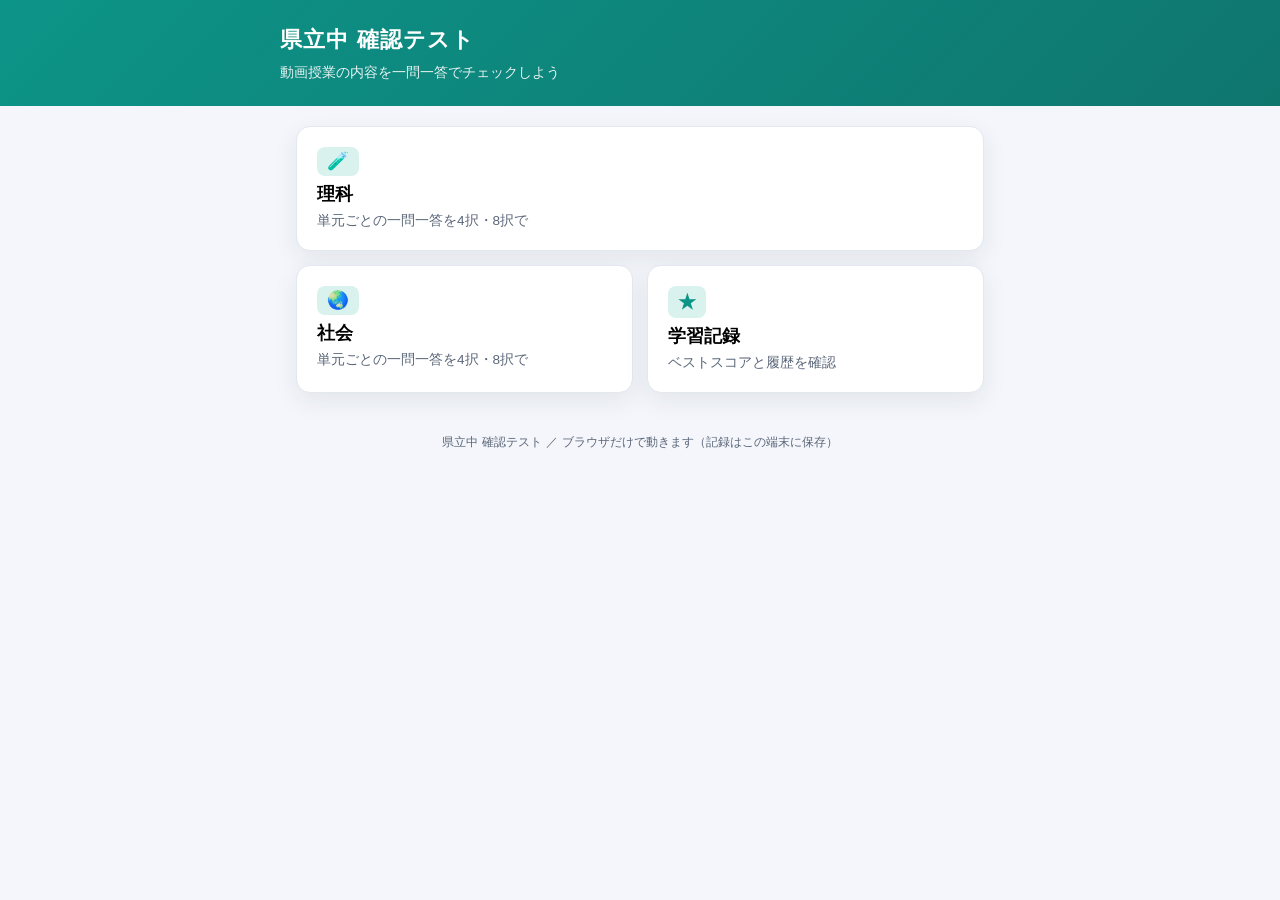
<file: kenritsu-tool/index.html>
<!DOCTYPE html>
<html lang="ja">
<head>
  <meta charset="UTF-8" />
  <meta name="viewport" content="width=device-width, initial-scale=1.0" />
  <title>県立中 確認テスト</title>
  <meta name="description" content="県立中（県立中学校・適性検査対策）向けの確認テスト。動画授業の内容を一問一答（4択・8択）でチェック。" />
  <link rel="stylesheet" href="css/style.css?v=3" />
</head>
<body>
  <header class="app-header">
    <div class="app-header__inner">
      <h1 class="app-header__title">県立中 確認テスト</h1>
      <p class="app-header__sub">動画授業の内容を一問一答でチェックしよう</p>
    </div>
  </header>

  <main class="container">
    <!-- ホーム（メニュー） -->
    <section id="view-home" class="view is-active" aria-label="メニュー">
      <div class="menu-grid">
        <button class="menu-card" data-goto="rika-setup">
          <span class="menu-card__icon" aria-hidden="true">🧪</span>
          <span class="menu-card__title">理科</span>
          <span class="menu-card__desc">単元ごとの一問一答を4択・8択で</span>
        </button>
        <button class="menu-card" data-goto="shakai-setup">
          <span class="menu-card__icon" aria-hidden="true">🌏</span>
          <span class="menu-card__title">社会</span>
          <span class="menu-card__desc">単元ごとの一問一答を4択・8択で</span>
        </button>
        <button class="menu-card" data-goto="records">
          <span class="menu-card__icon" aria-hidden="true">★</span>
          <span class="menu-card__title">学習記録</span>
          <span class="menu-card__desc">ベストスコアと履歴を確認</span>
        </button>
      </div>
    </section>

    <!-- 理科：設定 -->
    <section id="view-rika-setup" class="view" aria-label="理科 確認テストの設定">
      <button class="back-btn" data-goto="home">← メニューへ</button>
      <h2 class="view-title">理科</h2>

      <div class="setup">
        <fieldset class="setup__group">
          <legend>単元</legend>
          <div class="chip-row" id="rika-grade"><!-- JSで動的生成 --></div>
        </fieldset>

        <fieldset class="setup__group">
          <legend>項目</legend>
          <div class="chip-row" id="rika-set"><!-- JSで動的生成 --></div>
        </fieldset>

        <fieldset class="setup__group">
          <legend>出題形式（難易度）</legend>
          <div class="chip-row" id="rika-format">
            <label class="chip"><input type="radio" name="rika-format" value="choice4" checked /><span>4択</span></label>
            <label class="chip"><input type="radio" name="rika-format" value="choice8" /><span>8択</span></label>
          </div>
          <p class="setup__note">※問題文を読んで、正しい答えを選びます。誤答の選択肢は、問題ごとに用意した「間違いやすい候補」からランダムに選ばれます。</p>
        </fieldset>

        <fieldset class="setup__group">
          <legend>問題数</legend>
          <div class="chip-row" id="rika-count">
            <label class="chip"><input type="radio" name="rika-count" value="5" /><span>5問</span></label>
            <label class="chip"><input type="radio" name="rika-count" value="10" checked /><span>10問</span></label>
            <label class="chip"><input type="radio" name="rika-count" value="all" /><span>全部</span></label>
          </div>
        </fieldset>
      </div>

      <button class="primary-btn" id="rika-start">スタート</button>
      <button class="back-btn" id="rika-export">収録問題をCSVで書き出す</button>
    </section>

    <!-- 社会：設定 -->
    <section id="view-shakai-setup" class="view" aria-label="社会 確認テストの設定">
      <button class="back-btn" data-goto="home">← メニューへ</button>
      <h2 class="view-title">社会</h2>

      <div class="setup">
        <fieldset class="setup__group">
          <legend>単元</legend>
          <div class="chip-row" id="shakai-grade"><!-- JSで動的生成 --></div>
        </fieldset>

        <fieldset class="setup__group">
          <legend>項目</legend>
          <div class="chip-row" id="shakai-set"><!-- JSで動的生成 --></div>
        </fieldset>

        <fieldset class="setup__group">
          <legend>出題形式（難易度）</legend>
          <div class="chip-row" id="shakai-format">
            <label class="chip"><input type="radio" name="shakai-format" value="choice4" checked /><span>4択</span></label>
            <label class="chip"><input type="radio" name="shakai-format" value="choice8" /><span>8択</span></label>
          </div>
          <p class="setup__note">※問題文を読んで、正しい答えを選びます。誤答の選択肢は、問題ごとに用意した「間違いやすい候補」からランダムに選ばれます。</p>
        </fieldset>

        <fieldset class="setup__group">
          <legend>問題数</legend>
          <div class="chip-row" id="shakai-count">
            <label class="chip"><input type="radio" name="shakai-count" value="5" /><span>5問</span></label>
            <label class="chip"><input type="radio" name="shakai-count" value="10" checked /><span>10問</span></label>
            <label class="chip"><input type="radio" name="shakai-count" value="all" /><span>全部</span></label>
          </div>
        </fieldset>
      </div>

      <button class="primary-btn" id="shakai-start">スタート</button>
      <button class="back-btn" id="shakai-export">収録問題をCSVで書き出す</button>
    </section>

    <!-- 出題（共通） -->
    <section id="view-quiz" class="view" aria-label="出題">
      <div class="quiz-bar">
        <button class="back-btn" id="quiz-quit">やめる</button>
        <div class="quiz-bar__progress">
          <span id="quiz-index">1</span> / <span id="quiz-total">10</span>
        </div>
        <div class="quiz-bar__timer" id="quiz-timer">0.0s</div>
      </div>

      <div class="progress-track"><div class="progress-track__fill" id="quiz-progress"></div></div>

      <div class="quiz-card">
        <!-- 資料（補足テキスト・画像）。問題に資料があるときだけ表示 -->
        <div class="quiz-resource" id="quiz-resource" hidden>
          <p class="quiz-resource__label">資料</p>
          <pre class="quiz-passage" id="quiz-passage" hidden></pre>
          <img class="quiz-image" id="quiz-image" alt="資料" hidden />
        </div>

        <p class="quiz-card__question" id="quiz-question">—</p>

        <!-- 4択・8択 -->
        <div class="choices" id="quiz-choices" hidden></div>

        <p class="quiz-feedback" id="quiz-feedback" aria-live="polite"></p>
      </div>
    </section>

    <!-- 結果 -->
    <section id="view-result" class="view" aria-label="結果">
      <h2 class="view-title">結果</h2>
      <div class="result-card">
        <div class="result-score">
          <span class="result-score__num" id="result-score">0</span>
          <span class="result-score__den">/ <span id="result-total">10</span></span>
        </div>
        <p class="result-meta" id="result-meta">—</p>
        <p class="result-best" id="result-best"></p>
      </div>

      <div id="result-review" class="review"></div>

      <div class="result-actions">
        <button class="primary-btn" id="result-retry">もう一回</button>
        <button class="back-btn" data-goto="home">メニューへ</button>
      </div>
    </section>

    <!-- 学習記録 -->
    <section id="view-records" class="view" aria-label="学習記録">
      <button class="back-btn" data-goto="home">← メニューへ</button>
      <h2 class="view-title">学習記録</h2>
      <div id="records-body" class="records"></div>

      <div class="backup">
        <p class="backup__label">バックアップ（学習記録をまとめて保存／復元）</p>
        <div class="backup__actions">
          <button class="pill-btn" id="backup-export">バックアップを書き出す</button>
          <button class="pill-btn" id="backup-import">バックアップを読み込む</button>
          <input type="file" id="backup-file" accept="application/json,.json" hidden />
        </div>
        <p class="backup__note">※ この端末に保存された記録を1つのファイル（JSON）にできます。別の端末で「読み込む」と引き継げます（既存の記録に統合されます）。</p>
      </div>

      <button class="danger-btn" id="records-clear" hidden>記録を全部消す</button>
    </section>
  </main>

  <footer class="app-footer">
    <p>県立中 確認テスト ／ ブラウザだけで動きます（記録はこの端末に保存）</p>
  </footer>

  <script src="js/storage.js?v=3"></script>
  <script src="js/rika.js?v=3"></script>
  <script src="js/shakai.js?v=3"></script>
  <script src="js/app.js?v=3"></script>
</body>
</html>
</file>
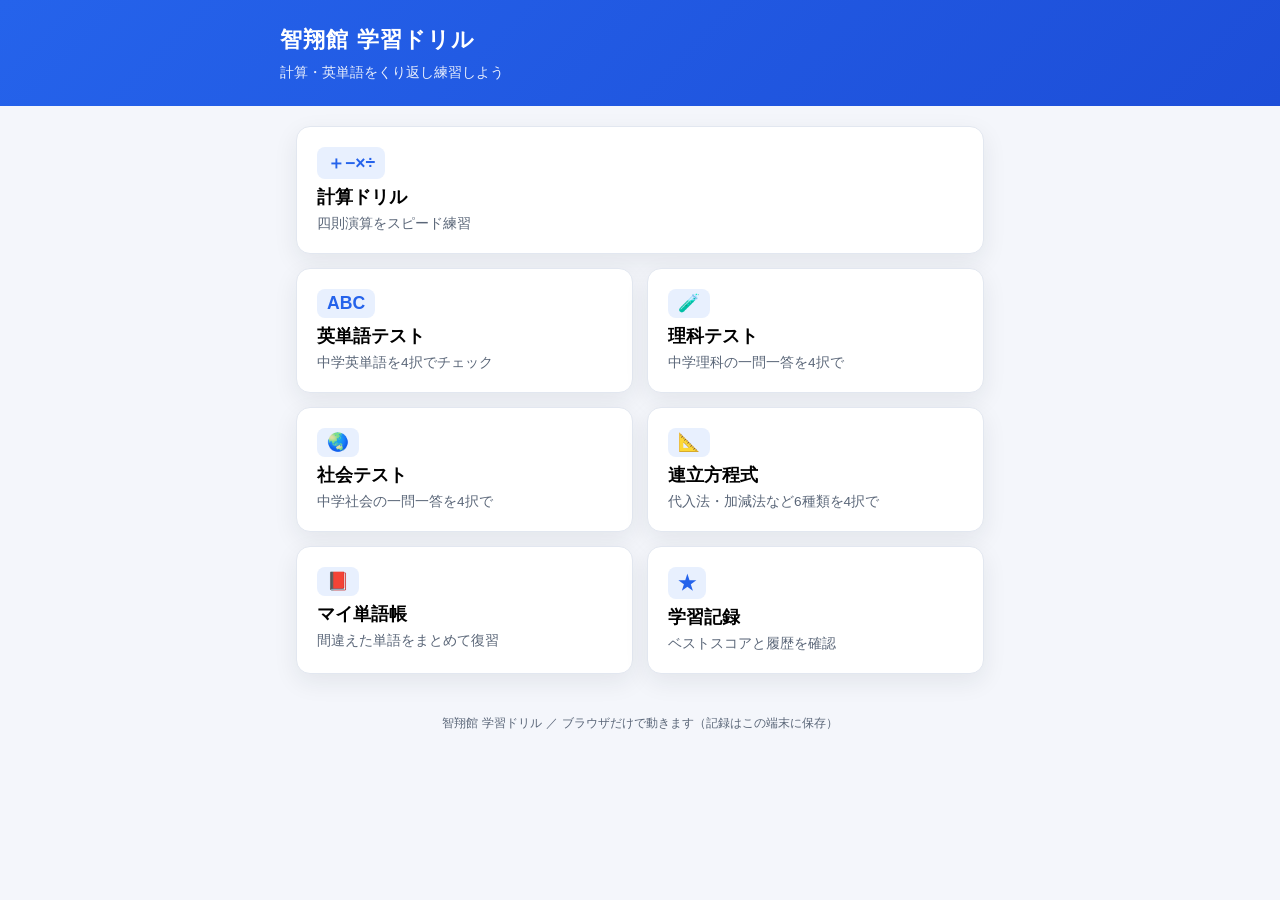
<file: study-tool/index.html>
<!DOCTYPE html>
<html lang="ja">
<head>
  <meta charset="UTF-8" />
  <meta name="viewport" content="width=device-width, initial-scale=1.0" />
  <title>智翔館 学習ドリル</title>
  <meta name="description" content="学習塾 智翔館 中等部向けの学習・演習ツール。計算ドリルと英単語テストをブラウザだけで。" />
  <link rel="stylesheet" href="css/style.css?v=23" />
</head>
<body>
  <header class="app-header">
    <div class="app-header__inner">
      <h1 class="app-header__title">智翔館 学習ドリル</h1>
      <p class="app-header__sub">計算・英単語をくり返し練習しよう</p>
    </div>
  </header>

  <main class="container">
    <!-- ホーム（メニュー） -->
    <section id="view-home" class="view is-active" aria-label="メニュー">
      <div class="menu-grid">
        <button class="menu-card" data-goto="calc-setup">
          <span class="menu-card__icon" aria-hidden="true">＋−×÷</span>
          <span class="menu-card__title">計算ドリル</span>
          <span class="menu-card__desc">四則演算をスピード練習</span>
        </button>
        <button class="menu-card" data-goto="vocab-setup">
          <span class="menu-card__icon" aria-hidden="true">ABC</span>
          <span class="menu-card__title">英単語テスト</span>
          <span class="menu-card__desc">中学英単語を4択でチェック</span>
        </button>
        <button class="menu-card" data-goto="rika-setup">
          <span class="menu-card__icon" aria-hidden="true">🧪</span>
          <span class="menu-card__title">理科テスト</span>
          <span class="menu-card__desc">中学理科の一問一答を4択で</span>
        </button>
        <button class="menu-card" data-goto="shakai-setup">
          <span class="menu-card__icon" aria-hidden="true">🌏</span>
          <span class="menu-card__title">社会テスト</span>
          <span class="menu-card__desc">中学社会の一問一答を4択で</span>
        </button>
        <button class="menu-card" data-goto="math-setup">
          <span class="menu-card__icon" aria-hidden="true">📐</span>
          <span class="menu-card__title">連立方程式</span>
          <span class="menu-card__desc">代入法・加減法など6種類を4択で</span>
        </button>
        <button class="menu-card" data-goto="mistakes">
          <span class="menu-card__icon" aria-hidden="true">📕</span>
          <span class="menu-card__title">マイ単語帳</span>
          <span class="menu-card__desc">間違えた単語をまとめて復習</span>
        </button>
        <button class="menu-card" data-goto="records">
          <span class="menu-card__icon" aria-hidden="true">★</span>
          <span class="menu-card__title">学習記録</span>
          <span class="menu-card__desc">ベストスコアと履歴を確認</span>
        </button>
      </div>
    </section>

    <!-- 計算ドリル：設定 -->
    <section id="view-calc-setup" class="view" aria-label="計算ドリルの設定">
      <button class="back-btn" data-goto="home">← メニューへ</button>
      <h2 class="view-title">計算ドリル</h2>

      <div class="setup">
        <fieldset class="setup__group">
          <legend>種類</legend>
          <div class="chip-row" id="calc-op">
            <label class="chip"><input type="radio" name="calc-op" value="add" checked /><span>たし算</span></label>
            <label class="chip"><input type="radio" name="calc-op" value="sub" /><span>ひき算</span></label>
            <label class="chip"><input type="radio" name="calc-op" value="mul" /><span>かけ算</span></label>
            <label class="chip"><input type="radio" name="calc-op" value="div" /><span>わり算</span></label>
            <label class="chip"><input type="radio" name="calc-op" value="mix" /><span>ミックス</span></label>
          </div>
        </fieldset>

        <fieldset class="setup__group">
          <legend>レベル</legend>
          <div class="chip-row" id="calc-level">
            <label class="chip"><input type="radio" name="calc-level" value="easy" checked /><span>やさしい</span></label>
            <label class="chip"><input type="radio" name="calc-level" value="normal" /><span>ふつう</span></label>
            <label class="chip"><input type="radio" name="calc-level" value="hard" /><span>むずかしい</span></label>
          </div>
        </fieldset>

        <fieldset class="setup__group">
          <legend>問題数</legend>
          <div class="chip-row" id="calc-count">
            <label class="chip"><input type="radio" name="calc-count" value="5" /><span>5問</span></label>
            <label class="chip"><input type="radio" name="calc-count" value="10" checked /><span>10問</span></label>
            <label class="chip"><input type="radio" name="calc-count" value="20" /><span>20問</span></label>
          </div>
        </fieldset>
      </div>

      <button class="primary-btn" id="calc-start">スタート</button>
    </section>

    <!-- 英単語：設定 -->
    <section id="view-vocab-setup" class="view" aria-label="英単語テストの設定">
      <button class="back-btn" data-goto="home">← メニューへ</button>
      <h2 class="view-title">英単語テスト</h2>

      <div class="setup">
        <fieldset class="setup__group">
          <legend>学年</legend>
          <div class="chip-row" id="vocab-grade"><!-- JSで動的生成 --></div>
        </fieldset>

        <fieldset class="setup__group">
          <legend>出題範囲（複数えらべます）</legend>
          <div class="chip-row" id="vocab-set"><!-- JSで動的生成 --></div>
        </fieldset>

        <fieldset class="setup__group">
          <legend>出題方向</legend>
          <div class="chip-row" id="vocab-dir">
            <label class="chip"><input type="radio" name="vocab-dir" value="e2j" checked /><span>英語→意味</span></label>
            <label class="chip"><input type="radio" name="vocab-dir" value="j2e" /><span>意味→英語</span></label>
          </div>
        </fieldset>

        <fieldset class="setup__group">
          <legend>出題形式（難易度）</legend>
          <div class="chip-row" id="vocab-format">
            <label class="chip"><input type="radio" name="vocab-format" value="choice4" checked /><span>4択</span></label>
            <label class="chip"><input type="radio" name="vocab-format" value="choice8" /><span>8択</span></label>
            <label class="chip"><input type="radio" name="vocab-format" value="type" /><span>記述（英語を入力）</span></label>
          </div>
          <p class="setup__note">※「記述」は意味を見て英語のつづりを入力します（出題方向は無効）。</p>
        </fieldset>

        <fieldset class="setup__group">
          <legend>問題数</legend>
          <div class="chip-row" id="vocab-count">
            <label class="chip"><input type="radio" name="vocab-count" value="5" /><span>5問</span></label>
            <label class="chip"><input type="radio" name="vocab-count" value="10" checked /><span>10問</span></label>
            <label class="chip"><input type="radio" name="vocab-count" value="all" /><span>全部</span></label>
          </div>
        </fieldset>
      </div>

      <button class="primary-btn" id="vocab-start">スタート</button>
      <button class="back-btn" id="vocab-export">収録単語をCSVで書き出す</button>
    </section>

    <!-- 理科：設定 -->
    <section id="view-rika-setup" class="view" aria-label="理科テストの設定">
      <button class="back-btn" data-goto="home">← メニューへ</button>
      <h2 class="view-title">理科テスト</h2>

      <div class="setup">
        <fieldset class="setup__group">
          <legend>学年</legend>
          <div class="chip-row" id="rika-grade"><!-- JSで動的生成 --></div>
        </fieldset>

        <fieldset class="setup__group">
          <legend>分野</legend>
          <div class="chip-row" id="rika-set"><!-- JSで動的生成 --></div>
        </fieldset>

        <fieldset class="setup__group">
          <legend>出題形式（難易度）</legend>
          <div class="chip-row" id="rika-format">
            <label class="chip"><input type="radio" name="rika-format" value="choice4" checked /><span>4択</span></label>
            <label class="chip"><input type="radio" name="rika-format" value="choice8" /><span>8択</span></label>
          </div>
          <p class="setup__note">※問題文を読んで、正しい答えを選びます。誤答の選択肢は、問題ごとに用意した「間違いやすい候補」からランダムに選ばれます。</p>
        </fieldset>

        <fieldset class="setup__group">
          <legend>問題数</legend>
          <div class="chip-row" id="rika-count">
            <label class="chip"><input type="radio" name="rika-count" value="5" /><span>5問</span></label>
            <label class="chip"><input type="radio" name="rika-count" value="10" checked /><span>10問</span></label>
            <label class="chip"><input type="radio" name="rika-count" value="all" /><span>全部</span></label>
          </div>
        </fieldset>
      </div>

      <button class="primary-btn" id="rika-start">スタート</button>
      <button class="back-btn" id="rika-export">収録問題をCSVで書き出す</button>
    </section>

    <!-- 社会：設定 -->
    <section id="view-shakai-setup" class="view" aria-label="社会テストの設定">
      <button class="back-btn" data-goto="home">← メニューへ</button>
      <h2 class="view-title">社会テスト</h2>

      <div class="setup">
        <fieldset class="setup__group">
          <legend>単元</legend>
          <div class="chip-row" id="shakai-grade"><!-- JSで動的生成 --></div>
        </fieldset>

        <fieldset class="setup__group">
          <legend>項目</legend>
          <div class="chip-row" id="shakai-set"><!-- JSで動的生成 --></div>
        </fieldset>

        <fieldset class="setup__group">
          <legend>出題形式（難易度）</legend>
          <div class="chip-row" id="shakai-format">
            <label class="chip"><input type="radio" name="shakai-format" value="choice4" checked /><span>4択</span></label>
            <label class="chip"><input type="radio" name="shakai-format" value="choice8" /><span>8択</span></label>
          </div>
          <p class="setup__note">※問題文を読んで、正しい答えを選びます。誤答の選択肢は、問題ごとに用意した「間違いやすい候補」からランダムに選ばれます。</p>
        </fieldset>

        <fieldset class="setup__group">
          <legend>問題数</legend>
          <div class="chip-row" id="shakai-count">
            <label class="chip"><input type="radio" name="shakai-count" value="5" /><span>5問</span></label>
            <label class="chip"><input type="radio" name="shakai-count" value="10" checked /><span>10問</span></label>
            <label class="chip"><input type="radio" name="shakai-count" value="all" /><span>全部</span></label>
          </div>
        </fieldset>
      </div>

      <button class="primary-btn" id="shakai-start">スタート</button>
      <button class="back-btn" id="shakai-export">収録問題をCSVで書き出す</button>
    </section>

    <!-- 数学（連立方程式）：設定 -->
    <section id="view-math-setup" class="view" aria-label="連立方程式の設定">
      <button class="back-btn" data-goto="home">← メニューへ</button>
      <h2 class="view-title">連立方程式</h2>

      <div class="setup">
        <fieldset class="setup__group">
          <legend>単元</legend>
          <div class="chip-row" id="math-grade"><!-- JSで動的生成 --></div>
        </fieldset>

        <fieldset class="setup__group">
          <legend>種類</legend>
          <div class="chip-row" id="math-set"><!-- JSで動的生成 --></div>
        </fieldset>

        <fieldset class="setup__group">
          <legend>出題形式（難易度）</legend>
          <div class="chip-row" id="math-format">
            <label class="chip"><input type="radio" name="math-format" value="choice4" checked /><span>4択</span></label>
            <label class="chip"><input type="radio" name="math-format" value="choice8" /><span>8択</span></label>
          </div>
          <p class="setup__note">※連立方程式を解いて、正しい解（x, y の組）を選びます。誤答は符号ミスや x・y の取りちがえなど「間違いやすい組」から選ばれます。</p>
        </fieldset>

        <fieldset class="setup__group">
          <legend>問題数</legend>
          <div class="chip-row" id="math-count">
            <label class="chip"><input type="radio" name="math-count" value="5" /><span>5問</span></label>
            <label class="chip"><input type="radio" name="math-count" value="10" checked /><span>10問</span></label>
            <label class="chip"><input type="radio" name="math-count" value="all" /><span>全部</span></label>
          </div>
        </fieldset>
      </div>

      <button class="primary-btn" id="math-start">スタート</button>
      <button class="back-btn" id="math-export">収録問題をCSVで書き出す</button>
    </section>

    <!-- 出題（共通） -->
    <section id="view-quiz" class="view" aria-label="出題">
      <div class="quiz-bar">
        <button class="back-btn" id="quiz-quit">やめる</button>
        <div class="quiz-bar__progress">
          <span id="quiz-index">1</span> / <span id="quiz-total">10</span>
        </div>
        <div class="quiz-bar__timer" id="quiz-timer">0.0s</div>
      </div>

      <div class="progress-track"><div class="progress-track__fill" id="quiz-progress"></div></div>

      <div class="quiz-card">
        <p class="quiz-card__question" id="quiz-question">—</p>
        <p class="quiz-card__reading" id="quiz-reading" hidden></p>

        <!-- 計算：入力式 -->
        <form class="quiz-answer" id="quiz-input-form" hidden>
          <input type="number" inputmode="numeric" id="quiz-input" class="quiz-input" placeholder="答え" autocomplete="off" />
          <button type="submit" class="primary-btn">こたえる</button>
        </form>

        <!-- 英単語：4択 -->
        <div class="choices" id="quiz-choices" hidden></div>

        <p class="quiz-feedback" id="quiz-feedback" aria-live="polite"></p>
      </div>
    </section>

    <!-- 結果 -->
    <section id="view-result" class="view" aria-label="結果">
      <h2 class="view-title">結果</h2>
      <div class="result-card">
        <div class="result-score">
          <span class="result-score__num" id="result-score">0</span>
          <span class="result-score__den">/ <span id="result-total">10</span></span>
        </div>
        <p class="result-meta" id="result-meta">—</p>
        <p class="result-best" id="result-best"></p>
      </div>

      <p class="result-cue" id="result-cue" hidden></p>

      <div id="result-review" class="review"></div>

      <div class="result-actions">
        <button class="primary-btn" id="result-to-mistakes" data-goto="mistakes" hidden>マイ単語帳で復習する →</button>
        <button class="primary-btn" id="result-retry">もう一回</button>
        <button class="back-btn" data-goto="home">メニューへ</button>
      </div>
    </section>

    <!-- マイ単語帳 -->
    <section id="view-mistakes" class="view" aria-label="マイ単語帳">
      <button class="back-btn" data-goto="home">← メニューへ</button>
      <h2 class="view-title">マイ単語帳</h2>
      <p class="mistakes-lead" id="mistakes-summary">—</p>

      <ol class="mistakes-steps" id="mistakes-steps" hidden>
        <li>まちがえた単語を <strong>ノートに書こう</strong> ✍️</li>
        <li>書けたら下のボタンで <strong>復習</strong> しよう</li>
        <li>正解した単語はリストから消えます。<strong>0個になるまで</strong>くりかえそう！</li>
      </ol>

      <div class="mistakes-actions" id="mistakes-actions" hidden>
        <span class="mistakes-actions__label">② ノートに書いたら復習：</span>
        <button class="pill-btn" data-review="choice4">4択</button>
        <button class="pill-btn" data-review="choice8">8択</button>
        <button class="pill-btn" data-review="type">記述</button>
      </div>

      <div id="mistakes-body" class="records"></div>
      <button class="danger-btn" id="mistakes-clear" hidden>マイ単語帳を空にする</button>
    </section>

    <!-- 学習記録 -->
    <section id="view-records" class="view" aria-label="学習記録">
      <button class="back-btn" data-goto="home">← メニューへ</button>
      <h2 class="view-title">学習記録</h2>
      <div id="records-body" class="records"></div>

      <div class="send">
        <button class="pill-btn" id="send-toggle" aria-expanded="false">データを送信</button>
        <div class="send__form" id="send-form" hidden>
          <p class="send__label">この端末の学習記録（得点）を先生のスプレッドシートへ送ります。</p>
          <div class="send__field">
            <label for="send-grade">学年</label>
            <select id="send-grade" class="send__select">
              <option value="" selected>選択してください</option>
              <option value="中1">中1</option>
              <option value="中2">中2</option>
              <option value="中3">中3</option>
            </select>
          </div>
          <div class="send__field">
            <label for="send-campus">校舎</label>
            <select id="send-campus" class="send__select">
              <option value="" selected>選択してください</option>
              <option value="駅前校">駅前校</option>
              <option value="日宇校">日宇校</option>
              <option value="大野校">大野校</option>
              <option value="日野校">日野校</option>
            </select>
          </div>
          <div class="send__field">
            <label for="send-name">名前</label>
            <input type="text" id="send-name" class="send__input" placeholder="氏名を入力" autocomplete="off" />
          </div>
          <button class="primary-btn" id="send-submit">送信</button>
          <p class="send__status" id="send-status" aria-live="polite"></p>
        </div>
      </div>

      <button class="danger-btn" id="records-clear" hidden>記録を全部消す</button>
    </section>
  </main>

  <footer class="app-footer">
    <p>智翔館 学習ドリル ／ ブラウザだけで動きます（記録はこの端末に保存）</p>
  </footer>

  <script src="js/config.js?v=23"></script>
  <script src="js/storage.js?v=23"></script>
  <script src="js/calc.js?v=23"></script>
  <script src="js/vocab.js?v=23"></script>
  <script src="js/rika.js?v=23"></script>
  <script src="js/shakai.js?v=23"></script>
  <script src="js/math.js?v=23"></script>
  <script src="js/app.js?v=23"></script>
</body>
</html>
</file>
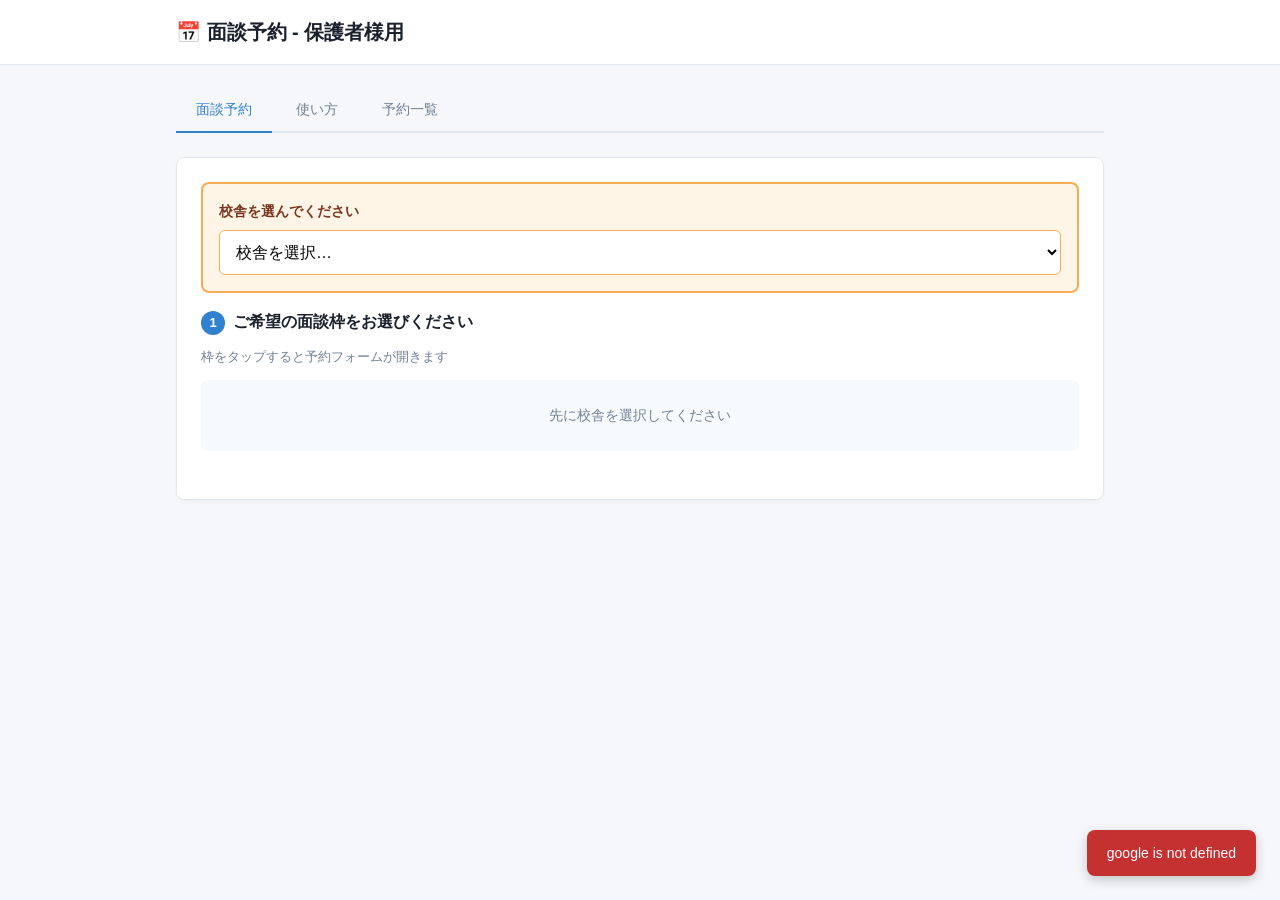
<file: interview-booking/chishokan/index.html>
<!DOCTYPE html>
<html lang="ja">
<head>
<base target="_top">
<meta charset="UTF-8">
<meta name="viewport" content="width=device-width, initial-scale=1.0">
<title>面談予約</title>
<style>
  * { box-sizing: border-box; margin: 0; padding: 0; }
  body {
    font-family: -apple-system, BlinkMacSystemFont, "Segoe UI", "Hiragino Sans", "Noto Sans JP", sans-serif;
    background: #f5f7fa; color: #2d3748; line-height: 1.6; min-height: 100vh;
  }
  .container { max-width: 960px; margin: 0 auto; padding: 24px 16px; }
  header { background: white; border-bottom: 1px solid #e2e8f0; padding: 16px 0; }
  header h1 {
    max-width: 960px; margin: 0 auto; padding: 0 16px;
    font-size: 20px; font-weight: 600; color: #1a202c;
  }
  .tabs { display: flex; gap: 4px; margin-bottom: 24px; border-bottom: 2px solid #e2e8f0; }
  .tab {
    padding: 12px 20px; background: none; border: none;
    font-size: 14px; font-weight: 500; color: #718096;
    cursor: pointer; border-bottom: 2px solid transparent;
    margin-bottom: -2px;
  }
  .tab:hover { color: #2d3748; }
  .tab.active { color: #3182ce; border-bottom-color: #3182ce; }
  .panel {
    background: white; border-radius: 8px; padding: 24px;
    box-shadow: 0 1px 3px rgba(0,0,0,0.04); border: 1px solid #e2e8f0;
  }
  .panel.hidden { display: none; }
  .hidden { display: none; }
  .step { margin-bottom: 24px; }
  .step-title { font-size: 16px; font-weight: 600; margin-bottom: 12px; color: #1a202c; }
  .step-title .num {
    display: inline-block; width: 24px; height: 24px; line-height: 24px;
    text-align: center; background: #3182ce; color: white;
    border-radius: 50%; font-size: 13px; margin-right: 8px;
  }
  .school-selector {
    background: #fff5e6; border: 2px solid #f6ad55;
    border-radius: 8px; padding: 16px; margin-bottom: 16px;
  }
  .school-selector label {
    display: block; font-size: 14px; font-weight: 600;
    margin-bottom: 8px; color: #7b341e;
  }
  .school-selector select {
    width: 100%; padding: 12px; border: 1px solid #f6ad55;
    border-radius: 6px; font-size: 16px; background: white; font-weight: 500;
  }
  .date-group { margin-bottom: 20px; }
  .date-group-title {
    font-size: 14px; font-weight: 600; color: #2d3748;
    padding: 8px 12px; background: #edf2f7; border-radius: 6px; margin-bottom: 8px;
  }
  .slot-list {
    display: grid; grid-template-columns: repeat(auto-fill, minmax(140px, 1fr)); gap: 8px;
  }
  .slot-item {
    padding: 12px; border: 1px solid #e2e8f0; border-radius: 6px;
    background: white; cursor: pointer; font-size: 14px; text-align: center;
  }
  .slot-item:hover { background: #ebf8ff; border-color: #3182ce; }
  .slot-item.selected { background: #3182ce; color: white; border-color: #3182ce; }
  .slot-time { font-size: 16px; font-weight: 600; margin-bottom: 2px; }
  .slot-label { font-size: 12px; opacity: 0.8; }
  .empty-msg {
    color: #718096; font-size: 14px; padding: 24px 16px;
    text-align: center; background: #f7fafc; border-radius: 6px;
  }
  .form-group { margin-bottom: 16px; }
  .form-group label {
    display: block; font-size: 13px; font-weight: 500;
    margin-bottom: 6px; color: #4a5568;
  }
  .form-group input, .form-group textarea, .form-group select {
    width: 100%; padding: 10px 12px; border: 1px solid #cbd5e0;
    border-radius: 6px; font-size: 14px; font-family: inherit; background: white;
  }
  .form-group input:focus, .form-group textarea:focus, .form-group select:focus {
    outline: none; border-color: #3182ce;
    box-shadow: 0 0 0 3px rgba(49,130,206,0.1);
  }
  .form-group textarea { resize: vertical; min-height: 80px; }
  .form-group .hint { font-size: 12px; color: #718096; margin-top: 4px; }
  .form-row { display: grid; grid-template-columns: 1fr 1fr; gap: 12px; }
  .btn {
    padding: 10px 20px; border-radius: 6px; font-size: 14px;
    font-weight: 500; cursor: pointer; border: none;
  }
  .btn-primary { background: #3182ce; color: white; }
  .btn-primary:hover { background: #2c5282; }
  .btn-primary:disabled { background: #cbd5e0; cursor: not-allowed; }
  .btn-secondary { background: #edf2f7; color: #2d3748; }
  .btn-secondary:hover { background: #e2e8f0; }
  .btn-danger { background: white; color: #e53e3e; border: 1px solid #fc8181; }
  .btn-danger:hover { background: #fff5f5; }
  .btn-row { display: flex; gap: 8px; justify-content: flex-end; margin-top: 24px; }
  .booking-card {
    background: white; border: 1px solid #e2e8f0;
    border-radius: 8px; padding: 16px; margin-bottom: 12px;
  }
  .booking-card.past { opacity: 0.6; background: #f7fafc; }
  .booking-header {
    display: flex; justify-content: space-between;
    align-items: flex-start; margin-bottom: 8px;
  }
  .booking-datetime { font-size: 16px; font-weight: 600; color: #1a202c; }
  .booking-school {
    font-size: 12px; font-weight: 600; color: #c05621;
    background: #fff5e6; padding: 2px 8px; border-radius: 4px;
    display: inline-block; margin-bottom: 6px;
  }
  .booking-badge { font-size: 11px; padding: 3px 8px; border-radius: 4px; font-weight: 500; }
  .badge-upcoming { background: #c6f6d5; color: #22543d; }
  .badge-past { background: #e2e8f0; color: #4a5568; }
  .badge-cancelled { background: #fed7d7; color: #742a2a; }
  .booking-info { font-size: 13px; color: #4a5568; margin-bottom: 8px; }
  .booking-info .label { color: #718096; }
  .booking-actions { display: flex; gap: 8px; margin-top: 8px; }
  .booking-actions .btn { padding: 6px 12px; font-size: 13px; }
  .contact-notice {
    margin-top: 10px;
    padding: 8px 12px;
    background: #fff5e6;
    border: 1px solid #f6ad55;
    border-radius: 6px;
    font-size: 13px;
    color: #7b341e;
    font-weight: 500;
  }
  .toast {
    position: fixed; bottom: 24px; right: 24px;
    background: #1a202c; color: white; padding: 12px 20px;
    border-radius: 8px; font-size: 14px;
    box-shadow: 0 4px 12px rgba(0,0,0,0.2);
    opacity: 0; transform: translateY(20px);
    transition: all 0.3s; pointer-events: none;
    z-index: 1000; max-width: 90%;
  }
  .toast.show { opacity: 1; transform: translateY(0); }
  .toast.error { background: #c53030; }
  .loading { text-align: center; padding: 32px; color: #718096; }
  .spinner {
    display: inline-block; width: 20px; height: 20px;
    border: 2px solid #e2e8f0; border-top-color: #3182ce;
    border-radius: 50%; animation: spin 0.8s linear infinite;
    vertical-align: middle; margin-right: 8px;
  }
  @keyframes spin { to { transform: rotate(360deg); } }

  /* 通信中オーバーレイ */
  .loading-overlay {
    position: fixed; top: 0; left: 0; right: 0; bottom: 0;
    background: rgba(255,255,255,0.85);
    display: none;
    align-items: center; justify-content: center;
    z-index: 2000;
    backdrop-filter: blur(2px);
  }
  .loading-overlay.show { display: flex; }
  .loading-overlay-box {
    background: white;
    border-radius: 12px;
    padding: 28px 36px;
    box-shadow: 0 10px 40px rgba(0,0,0,0.15);
    text-align: center;
  }
  .loading-overlay-spinner {
    width: 44px; height: 44px;
    border: 4px solid #e2e8f0;
    border-top-color: #3182ce;
    border-radius: 50%;
    animation: spin 0.8s linear infinite;
    margin: 0 auto 14px;
  }
  .loading-overlay-text {
    font-size: 15px; font-weight: 600;
    color: #2c5282;
  }
  .loading-overlay-sub {
    font-size: 12px; color: #718096; margin-top: 4px;
  }
  .email-lookup {
    background: #ebf8ff; border: 1px solid #90cdf4;
    border-radius: 8px; padding: 16px; margin-bottom: 16px;
  }
  .email-lookup label {
    display: block; font-size: 13px; font-weight: 500;
    margin-bottom: 6px; color: #2c5282;
  }
  .email-lookup .lookup-row { display: flex; gap: 8px; }
  .email-lookup input {
    flex: 1; padding: 10px 12px; border: 1px solid #90cdf4;
    border-radius: 6px; font-size: 14px;
  }
  /* 使い方タブ */
  .help-section {
    margin-bottom: 28px;
  }
  .help-section:last-child { margin-bottom: 8px; }
  .help-section-title {
    font-size: 18px;
    font-weight: 700;
    color: white;
    background: #3182ce;
    padding: 10px 16px;
    border-radius: 8px;
    margin-bottom: 12px;
  }
  .help-section-title .num {
    display: inline-block;
    width: 28px; height: 28px;
    line-height: 28px;
    text-align: center;
    background: white;
    color: #3182ce;
    border-radius: 50%;
    font-size: 16px;
    margin-right: 8px;
    font-weight: 700;
  }
  .help-step {
    display: grid;
    grid-template-columns: 36px 1fr;
    gap: 12px;
    padding: 12px 14px;
    background: #f7fafc;
    border-left: 4px solid #3182ce;
    border-radius: 6px;
    margin-bottom: 10px;
    align-items: start;
  }
  .help-step-num {
    background: #3182ce;
    color: white;
    width: 32px; height: 32px;
    line-height: 32px;
    text-align: center;
    border-radius: 50%;
    font-size: 16px;
    font-weight: 700;
  }
  .help-step-body {
    font-size: 15px;
    line-height: 1.7;
    color: #2d3748;
  }
  .help-step-body strong {
    color: #2c5282;
    background: #ebf8ff;
    padding: 2px 6px;
    border-radius: 4px;
  }
  .help-note {
    background: #fffaf0;
    border: 1px solid #fbd38d;
    border-radius: 8px;
    padding: 12px 14px;
    font-size: 14px;
    color: #744210;
    margin-top: 10px;
    line-height: 1.7;
  }
  .help-note .icon {
    font-size: 18px;
    margin-right: 4px;
  }
  .help-contact {
    background: #ebf8ff;
    border: 1px solid #90cdf4;
    border-radius: 8px;
    padding: 16px;
    text-align: center;
    font-size: 14px;
    color: #2c5282;
    margin-top: 24px;
    line-height: 1.7;
  }
  .help-callout {
    background: #fff5e6;
    border: 2px solid #f6ad55;
    border-radius: 10px;
    padding: 18px 16px;
    margin-bottom: 10px;
    display: grid;
    grid-template-columns: 48px 1fr;
    gap: 14px;
    align-items: center;
  }
  .help-callout-icon {
    font-size: 36px;
    text-align: center;
  }
  .help-callout-title {
    font-size: 16px;
    font-weight: 700;
    color: #7b341e;
    margin-bottom: 6px;
  }
  .help-callout-text {
    font-size: 14px;
    line-height: 1.7;
    color: #5f370e;
  }
  .help-callout-text strong {
    color: #7b341e;
    background: white;
    padding: 1px 6px;
    border-radius: 4px;
  }
  @media (max-width: 480px) {
    .help-callout { grid-template-columns: 1fr; text-align: center; }
    .help-callout-icon { font-size: 40px; }
  }
  @media (max-width: 640px) {
    .container { padding: 16px 12px; }
    .panel { padding: 16px; }
    .form-row { grid-template-columns: 1fr; }
    .btn-row { flex-direction: column-reverse; }
    .btn-row .btn { width: 100%; }
    .email-lookup .lookup-row { flex-direction: column; }
  }

  /* モーダル */
  .modal-overlay {
    position: fixed; top: 0; left: 0; right: 0; bottom: 0;
    background: rgba(0,0,0,0.5);
    display: none;
    align-items: center; justify-content: center;
    z-index: 1000;
    padding: 16px;
  }
  .modal-overlay.show { display: flex; }
  .modal {
    background: white;
    border-radius: 12px;
    max-width: 520px; width: 100%;
    max-height: 92vh; overflow-y: auto;
    box-shadow: 0 20px 60px rgba(0,0,0,0.3);
    animation: modalSlide 0.25s ease;
  }
  .modal-narrow { max-width: 420px; }
  @keyframes modalSlide {
    from { transform: translateY(20px); opacity: 0; }
    to { transform: translateY(0); opacity: 1; }
  }
  .modal-header {
    padding: 14px 18px;
    background: #3182ce; color: white;
    border-radius: 12px 12px 0 0;
    display: flex; justify-content: space-between; align-items: center;
    position: sticky; top: 0; z-index: 2;
  }
  .modal-header h3 { font-size: 16px; font-weight: 600; }
  .modal-close {
    background: rgba(255,255,255,0.2); color: white;
    border: none; width: 30px; height: 30px;
    border-radius: 50%; cursor: pointer;
    font-size: 20px; line-height: 1;
    display: flex; align-items: center; justify-content: center;
  }
  .modal-close:hover { background: rgba(255,255,255,0.3); }
  .modal-body { padding: 20px; }
  .modal-actions {
    display: flex; gap: 10px; justify-content: flex-end;
    padding: 14px 18px;
    background: #f7fafc;
    border-top: 1px solid #e2e8f0;
    border-radius: 0 0 12px 12px;
    flex-wrap: wrap;
  }
  .selected-slot-display {
    background: linear-gradient(135deg, #ebf8ff 0%, #fff5e6 100%);
    border: 1px solid #90cdf4;
    border-radius: 10px;
    padding: 14px 16px;
    margin-bottom: 20px;
    text-align: center;
  }
  .selected-slot-school {
    font-size: 13px; font-weight: 600;
    color: #c05621;
    margin-bottom: 4px;
  }
  .selected-slot-datetime {
    font-size: 18px; font-weight: 700;
    color: #2c5282;
    line-height: 1.4;
  }

  /* 予約完了モーダル */
  .modal-done {
    text-align: center; padding: 28px 24px 24px;
  }
  .done-icon {
    font-size: 60px;
    margin-bottom: 12px;
  }
  .done-title {
    font-size: 22px; font-weight: 700;
    color: #2f855a;
    margin-bottom: 18px;
  }
  .done-info {
    background: #f7fafc;
    border-radius: 8px;
    padding: 14px;
    margin-bottom: 18px;
    text-align: left;
  }
  .done-row {
    display: flex; gap: 12px;
    padding: 6px 0;
    border-bottom: 1px solid #e2e8f0;
    font-size: 14px;
  }
  .done-row:last-child { border-bottom: none; }
  .done-label {
    color: #718096; min-width: 60px;
    font-weight: 500;
  }
  .done-value {
    color: #1a202c; font-weight: 600;
  }
  .done-message {
    background: #fff5e6;
    border: 1px solid #f6ad55;
    border-radius: 6px;
    padding: 12px;
    font-size: 13px;
    color: #7b341e;
    line-height: 1.7;
    margin-bottom: 18px;
  }
  .done-btn { width: 100%; padding: 14px; font-size: 15px; }
  @media (max-width: 480px) {
    .modal-actions { flex-direction: column-reverse; }
    .modal-actions .btn { width: 100%; }
  }
</style>
</head>
<body>

<header><h1>📅 面談予約 - 保護者様用</h1></header>

<div class="container">
  <div class="tabs">
    <button class="tab active" data-tab="new">面談予約</button>
    <button class="tab" data-tab="help">使い方</button>
    <button class="tab" data-tab="list">予約一覧</button>
  </div>

  <div class="panel" id="panel-new">
    <div class="school-selector">
      <label for="schoolSelect">校舎を選んでください</label>
      <select id="schoolSelect"><option value="">校舎を選択…</option></select>
    </div>

    <div class="step">
      <div class="step-title"><span class="num">1</span>ご希望の面談枠をお選びください</div>
      <div class="hint" style="font-size:13px;color:#718096;margin-bottom:12px;">
        枠をタップすると予約フォームが開きます
      </div>
      <div id="slotsContainer">
        <div class="empty-msg">先に校舎を選択してください</div>
      </div>
    </div>
  </div>

  <div class="panel hidden" id="panel-list">
    <div class="email-lookup">
      <label for="lookupEmail">メールアドレスを入力して予約を表示</label>
      <div class="lookup-row">
        <input type="email" id="lookupEmail" placeholder="ご予約時に入力したメールアドレス">
        <button class="btn btn-primary" id="lookupBtn">表示する</button>
      </div>
    </div>
    <div id="bookingsList">
      <div class="empty-msg">メールアドレスを入力して「表示する」を押してください</div>
    </div>
  </div>

  <div class="panel hidden" id="panel-help">

    <!-- 1. 予約の取り方 -->
    <div class="help-section">
      <div class="help-section-title"><span class="num">1</span>予約の取り方</div>
      <div class="help-step">
        <div class="help-step-num">①</div>
        <div class="help-step-body">
          画面上の <strong>「面談予約」</strong> タブを開きます。
        </div>
      </div>
      <div class="help-step">
        <div class="help-step-num">②</div>
        <div class="help-step-body">
          オレンジ色の枠で <strong>校舎</strong> を選びます。
        </div>
      </div>
      <div class="help-step">
        <div class="help-step-num">③</div>
        <div class="help-step-body">
          表示された日時の中から <strong>ご希望の枠</strong> をタップしてください。<br>
          タップすると入力画面が開きます。
        </div>
      </div>
      <div class="help-step">
        <div class="help-step-num">④</div>
        <div class="help-step-body">
          開いた画面で、
          <strong>お子様のお名前</strong>・<strong>保護者様のお名前</strong>・
          <strong>メールアドレス</strong>・<strong>学年</strong> をご入力ください。
          ご相談内容は任意です。
        </div>
      </div>
      <div class="help-step">
        <div class="help-step-num">⑤</div>
        <div class="help-step-body">
          <strong>「予約を確定する」</strong> ボタンを押すと完了画面が表示されます。<br>
          内容をご確認ください。
        </div>
      </div>
      <div class="help-note">
        <span class="icon">💡</span>
        <strong>メールアドレス</strong>は、後で予約内容を確認する時に必要です。
        お間違いのないようご入力ください。
      </div>
    </div>

    <!-- 2. 変更・キャンセル -->
    <div class="help-section">
      <div class="help-section-title"><span class="num">2</span>予約を変更・キャンセルしたい時</div>
      <div class="help-callout">
        <div class="help-callout-icon">📞</div>
        <div class="help-callout-body">
          <div class="help-callout-title">お通いの校舎までお電話でご連絡ください</div>
          <div class="help-callout-text">
            ご予約の<strong>変更</strong>や<strong>キャンセル</strong>は、
            アプリ上ではお受けしておりません。<br>
            お手数ですが、お通いの校舎まで直接お電話にてご連絡をお願いいたします。
          </div>
        </div>
      </div>
      <div class="help-note">
        <span class="icon">📌</span>
        ご都合が変わった場合は、なるべくお早めにご連絡をお願いいたします。
      </div>
    </div>

    <!-- 3. 予約内容の確認 -->
    <div class="help-section">
      <div class="help-section-title"><span class="num">3</span>予約内容を確認したい時</div>
      <div class="help-step">
        <div class="help-step-num">①</div>
        <div class="help-step-body">
          画面上の <strong>「予約一覧」</strong> タブを開きます。
        </div>
      </div>
      <div class="help-step">
        <div class="help-step-num">②</div>
        <div class="help-step-body">
          ご予約時に入力した <strong>メールアドレス</strong> を入れて
          <strong>「表示する」</strong> ボタンを押します。
        </div>
      </div>
      <div class="help-step">
        <div class="help-step-num">③</div>
        <div class="help-step-body">
          ご予約の日時や内容が表示されます。
        </div>
      </div>
      <div class="help-note">
        <span class="icon">💡</span>
        ご予約が表示されない時は、メールアドレスの入力に間違いがないかご確認ください。
      </div>
    </div>

    <!-- 連絡先 -->
    <div class="help-contact">
      ご不明な点がございましたら<br>
      <strong>お通いの校舎までお電話</strong>にてお問い合わせください。
    </div>

  </div>
</div>

<!-- 予約フォームモーダル -->
<div class="modal-overlay" id="bookingFormModal">
  <div class="modal">
    <div class="modal-header">
      <h3>📅 面談のご予約</h3>
      <button class="modal-close" id="formModalCloseBtn" aria-label="閉じる">×</button>
    </div>
    <div class="modal-body">
      <div class="selected-slot-display">
        <div class="selected-slot-school" id="formModalSchool">―</div>
        <div class="selected-slot-datetime" id="formModalDatetime">―</div>
      </div>
      <div class="form-group">
        <label for="childName">お子様のお名前 <span style="color:#e53e3e">*</span></label>
        <input type="text" id="childName" placeholder="例: 山田 花子">
      </div>
      <div class="form-group">
        <label for="parentName">保護者様のお名前 <span style="color:#e53e3e">*</span></label>
        <input type="text" id="parentName" placeholder="例: 山田 太郎">
      </div>
      <div class="form-group">
        <label for="email">メールアドレス <span style="color:#e53e3e">*</span></label>
        <input type="email" id="email" placeholder="例: yamada@example.com">
        <div class="hint">予約確認の際に必要です。お間違いのないようご入力ください。</div>
      </div>
      <div class="form-group">
        <label for="grade">学年 <span style="color:#e53e3e">*</span></label>
        <select id="grade">
          <option value="">選択してください</option>
          <option>小学4年</option><option>小学5年</option><option>小学6年</option>
          <option>中学1年</option><option>中学2年</option><option>中学3年</option>
          <option>その他</option>
        </select>
      </div>
      <div class="form-group">
        <label for="note">ご相談内容(任意)</label>
        <textarea id="note" placeholder="ご相談したい内容があればご記入ください"></textarea>
      </div>
    </div>
    <div class="modal-actions">
      <button class="btn btn-secondary" id="formModalCancelBtn">閉じる</button>
      <button class="btn btn-primary" id="submitBtn" disabled>予約を確定する</button>
    </div>
  </div>
</div>

<!-- 予約完了モーダル -->
<div class="modal-overlay" id="bookingDoneModal">
  <div class="modal modal-narrow">
    <div class="modal-body modal-done">
      <div class="done-icon">✅</div>
      <h2 class="done-title">予約が完了しました</h2>
      <div class="done-info">
        <div class="done-row">
          <span class="done-label">校舎</span>
          <span class="done-value" id="doneSchool">―</span>
        </div>
        <div class="done-row">
          <span class="done-label">日時</span>
          <span class="done-value" id="doneDatetime">―</span>
        </div>
        <div class="done-row">
          <span class="done-label">お子様</span>
          <span class="done-value" id="doneChild">―</span>
        </div>
      </div>
      <div class="done-message">
        ご予約ありがとうございました。<br>
        変更・キャンセルは校舎までお電話でご連絡ください。
      </div>
      <button class="btn btn-primary done-btn" id="doneModalCloseBtn">予約一覧を見る</button>
    </div>
  </div>
</div>

<!-- 通信中オーバーレイ -->
<div class="loading-overlay" id="loadingOverlay">
  <div class="loading-overlay-box">
    <div class="loading-overlay-spinner"></div>
    <div class="loading-overlay-text">予約を送信しています…</div>
    <div class="loading-overlay-sub">少々お待ちください</div>
  </div>
</div>

<div class="toast" id="toast"></div>

<script>
const LAST_EMAIL_KEY = 'booking_last_email';
const LAST_SCHOOL_KEY = 'booking_last_school';

let state = {
  schools: [],
  selectedSchoolId: '',
  slots: [],
  bookings: [],
  selectedSlot: null,
  editingId: null,
  editingSchoolId: null,
  currentEmail: '',
};

function apiCall(funcName, payload) {
  return new Promise((resolve, reject) => {
    const runner = google.script.run
      .withSuccessHandler(resolve)
      .withFailureHandler(err => reject(new Error(err && err.message ? err.message : String(err))));
    if (funcName === 'getSchools') runner.getSchoolsForClient();
    else if (funcName === 'getSlots') runner.getSlotsForClient(payload.schoolId);
    else if (funcName === 'getMyBookings') runner.getMyBookingsForClient(payload.email);
    else if (funcName === 'create') runner.createBookingForClient(payload);
    else if (funcName === 'update') runner.updateBookingForClient(payload);
    else if (funcName === 'cancel') runner.cancelBookingForClient(payload);
  });
}

async function loadSchools() {
  try {
    const data = await apiCall('getSchools');
    if (!data.ok) throw new Error(data.error);
    state.schools = data.schools || [];
    const sel = document.getElementById('schoolSelect');
    sel.innerHTML = '<option value="">校舎を選択…</option>' +
      state.schools.map(s => '<option value="' + s.id + '">' + escapeHtml(s.name) + '</option>').join('');
    try {
      const last = localStorage.getItem(LAST_SCHOOL_KEY);
      if (last && state.schools.find(s => s.id === last)) {
        sel.value = last;
        state.selectedSchoolId = last;
        await refreshSlots();
      }
    } catch (e) {}
  } catch (err) { showToast(err.message, true); }
}

async function refreshSlots() {
  if (!state.selectedSchoolId) {
    state.slots = [];
    document.getElementById('slotsContainer').innerHTML =
      '<div class="empty-msg">先に校舎を選択してください</div>';
    return;
  }
  document.getElementById('slotsContainer').innerHTML =
    '<div class="loading"><span class="spinner"></span>面談枠を読み込んでいます…</div>';
  try {
    const data = await apiCall('getSlots', { schoolId: state.selectedSchoolId });
    if (!data.ok) throw new Error(data.error);
    state.slots = data.slots || [];
    renderSlots();
  } catch (err) {
    showToast(err.message, true);
    document.getElementById('slotsContainer').innerHTML =
      '<div class="empty-msg">読み込みエラー: ' + escapeHtml(err.message) + '</div>';
  }
}

async function refreshBookings() {
  if (!state.currentEmail) { renderBookings(); return; }
  try {
    const data = await apiCall('getMyBookings', { email: state.currentEmail });
    if (!data.ok) throw new Error(data.error);
    state.bookings = data.bookings || [];
    renderBookings();
  } catch (err) { showToast(err.message, true); }
}

function renderSlots() {
  const container = document.getElementById('slotsContainer');
  if (state.slots.length === 0) {
    container.innerHTML = '<div class="empty-msg">現在予約可能な面談枠がありません。<br>担当者がスプレッドシートに枠を追加するとここに表示されます。</div>';
    return;
  }
  const grouped = {};
  state.slots.forEach(s => {
    if (!grouped[s.date]) grouped[s.date] = [];
    grouped[s.date].push(s);
  });
  const dates = Object.keys(grouped).sort();
  let html = '';
  dates.forEach(date => {
    const slots = grouped[date].sort((a, b) => a.time.localeCompare(b.time));
    html += '<div class="date-group">' +
      '<div class="date-group-title">' + formatDateLabel(date) + '</div>' +
      '<div class="slot-list">' +
      slots.map(s => {
        return '<div class="slot-item"' +
          ' data-date="' + s.date + '" data-time="' + s.time + '" data-label="' + escapeHtml(s.label || '') + '">' +
          '<div class="slot-time">' + s.time + '</div>' +
          (s.label ? '<div class="slot-label">' + escapeHtml(s.label) + '</div>' : '') +
          '</div>';
      }).join('') +
      '</div></div>';
  });
  container.innerHTML = html;
  container.querySelectorAll('.slot-item').forEach(el => {
    el.addEventListener('click', () => {
      openBookingFormModal({
        date: el.dataset.date,
        time: el.dataset.time,
        label: el.dataset.label,
      });
    });
  });
}

// ========== 予約フォームモーダル ==========
function openBookingFormModal(slot) {
  state.selectedSlot = slot;
  // 校舎名表示
  const school = state.schools.find(s => s.id === state.selectedSchoolId);
  document.getElementById('formModalSchool').textContent = school ? '🏫 ' + school.name : '';
  document.getElementById('formModalDatetime').textContent = formatJP(slot.date, slot.time);
  // 過去入力したメールを復元
  try {
    const lastEmail = localStorage.getItem(LAST_EMAIL_KEY);
    if (lastEmail && !document.getElementById('email').value) {
      document.getElementById('email').value = lastEmail;
    }
  } catch (e) {}
  document.getElementById('bookingFormModal').classList.add('show');
  document.body.style.overflow = 'hidden';
  updateSubmitButton();
  // 最初の未入力欄にフォーカス
  setTimeout(() => {
    const childInput = document.getElementById('childName');
    if (childInput && !childInput.value) childInput.focus();
  }, 100);
}

function closeBookingFormModal() {
  document.getElementById('bookingFormModal').classList.remove('show');
  document.body.style.overflow = '';
  state.selectedSlot = null;
}

// ========== 予約完了モーダル ==========
function openDoneModal(info) {
  document.getElementById('doneSchool').textContent = info.schoolName || '';
  document.getElementById('doneDatetime').textContent = formatJP(info.date, info.time);
  document.getElementById('doneChild').textContent = info.childName || '';
  document.getElementById('bookingDoneModal').classList.add('show');
  document.body.style.overflow = 'hidden';
}

function closeDoneModal() {
  document.getElementById('bookingDoneModal').classList.remove('show');
  document.body.style.overflow = '';
  // 予約一覧タブへ遷移
  switchTab('list');
}

function renderBookings() {
  const container = document.getElementById('bookingsList');
  if (!state.currentEmail) {
    container.innerHTML = '<div class="empty-msg">メールアドレスを入力して「表示する」を押してください</div>';
    return;
  }
  const sorted = [...state.bookings].sort((a, b) =>
    (a.date + ' ' + a.time).localeCompare(b.date + ' ' + b.time)
  );
  if (sorted.length === 0) {
    container.innerHTML = '<div class="empty-msg">' + escapeHtml(state.currentEmail) + ' のご予約は見つかりませんでした</div>';
    return;
  }
  container.innerHTML = sorted.map(b => {
    const past = isPast(b.date, b.time);
    const cancelled = b.status === 'cancelled';
    let badgeHtml, cardCls = 'booking-card';
    if (cancelled) { badgeHtml = '<span class="booking-badge badge-cancelled">キャンセル済み</span>'; cardCls += ' past'; }
    else if (past) { badgeHtml = '<span class="booking-badge badge-past">終了</span>'; cardCls += ' past'; }
    else { badgeHtml = '<span class="booking-badge badge-upcoming">予約済み</span>'; }
    const actions = (!past && !cancelled) ?
      '<div class="contact-notice">' +
        '📞 変更・キャンセルは校舎までお電話でご連絡ください' +
      '</div>' : '';
    const noteHtml = b.note ?
      '<div style="font-size:13px;color:#4a5568;margin-top:8px;background:#f7fafc;padding:8px;border-radius:4px;">' +
      escapeHtml(b.note) + '</div>' : '';
    return '<div class="' + cardCls + '">' +
      '<div class="booking-school">🏫 ' + escapeHtml(b.schoolName) + '</div>' +
      '<div class="booking-header">' +
        '<div class="booking-datetime">' + formatJP(b.date, b.time) + '</div>' +
        badgeHtml + '</div>' +
      '<div class="booking-info">' +
        '<span class="label">お子様:</span> ' + escapeHtml(b.childName) +
        '(' + escapeHtml(b.grade || '-') + ')<br>' +
        '<span class="label">保護者:</span> ' + escapeHtml(b.parentName) +
      '</div>' + noteHtml + actions +
    '</div>';
  }).join('');

  container.querySelectorAll('[data-action]').forEach(btn => {
    btn.addEventListener('click', () => {
      // 現状、保護者からの変更・キャンセルは校舎連絡となるため
      // data-actionの予約カードボタンは生成されない(将来再追加された場合のため空処理)
    });
  });
}

async function handleSubmit() {
  const childName = document.getElementById('childName').value.trim();
  const parentName = document.getElementById('parentName').value.trim();
  const email = document.getElementById('email').value.trim();
  const grade = document.getElementById('grade').value;
  const note = document.getElementById('note').value.trim();
  if (!state.selectedSchoolId || !state.selectedSlot || !childName || !parentName || !email || !grade) return;
  const btn = document.getElementById('submitBtn');
  btn.disabled = true;
  btn.textContent = '送信中…';
  // 通信中オーバーレイを即座に表示
  document.getElementById('loadingOverlay').classList.add('show');
  try {
    const school = state.schools.find(s => s.id === state.selectedSchoolId);
    const doneInfo = {
      schoolName: school ? school.name : '',
      date: state.selectedSlot.date,
      time: state.selectedSlot.time,
      childName: childName,
    };
    const payload = {
      schoolId: state.selectedSchoolId,
      email, date: state.selectedSlot.date, time: state.selectedSlot.time,
      childName, parentName, grade, note,
    };
    const res = await apiCall('create', payload);
    if (!res.ok) throw new Error(res.error);
    try {
      localStorage.setItem(LAST_EMAIL_KEY, email);
      localStorage.setItem(LAST_SCHOOL_KEY, state.selectedSchoolId);
    } catch (e) {}
    state.currentEmail = email;
    // オーバーレイを消す
    document.getElementById('loadingOverlay').classList.remove('show');
    // フォームモーダルを閉じてフォームをクリア
    closeBookingFormModal();
    resetForm();
    // 完了モーダルを即座に表示(体感を優先)
    document.getElementById('lookupEmail').value = email;
    openDoneModal(doneInfo);
    // 一覧・枠の更新は完了モーダル表示後にバックグラウンドで実行
    refreshSlots();
    refreshBookings();
  } catch (err) {
    document.getElementById('loadingOverlay').classList.remove('show');
    showToast(err.message, true);
  }
  finally { btn.disabled = false; btn.textContent = '予約を確定する'; updateSubmitButton(); }
}

function resetForm() {
  state.selectedSlot = null;
  document.getElementById('childName').value = '';
  document.getElementById('parentName').value = '';
  // メールは保持しない方が良い時もあるが、再予約をスムーズにするため残す
  document.getElementById('grade').value = '';
  document.getElementById('note').value = '';
}

function updateSubmitButton() {
  const btn = document.getElementById('submitBtn');
  if (!btn) return;
  const childName = document.getElementById('childName').value.trim();
  const parentName = document.getElementById('parentName').value.trim();
  const email = document.getElementById('email').value.trim();
  const grade = document.getElementById('grade').value;
  const ok = state.selectedSchoolId && state.selectedSlot && childName && parentName && email && grade;
  btn.disabled = !ok;
  btn.textContent = '予約を確定する';
}

function switchTab(tabName) {
  document.querySelectorAll('.tab').forEach(t => {
    t.classList.toggle('active', t.dataset.tab === tabName);
  });
  document.getElementById('panel-new').classList.toggle('hidden', tabName !== 'new');
  document.getElementById('panel-list').classList.toggle('hidden', tabName !== 'list');
  document.getElementById('panel-help').classList.toggle('hidden', tabName !== 'help');
}

function showToast(msg, isError) {
  const toast = document.getElementById('toast');
  toast.textContent = msg;
  toast.classList.toggle('error', !!isError);
  toast.classList.add('show');
  setTimeout(() => toast.classList.remove('show'), 3000);
}

function escapeHtml(s) {
  if (s == null) return '';
  return String(s).replace(/[&<>"']/g, c => ({'&':'&amp;','<':'&lt;','>':'&gt;','"':'&quot;',"'":'&#39;'}[c]));
}
function parseYMD(str) {
  const [y, m, d] = str.split('-').map(Number);
  return new Date(y, m - 1, d);
}
function formatJP(dateStr, timeStr) {
  const d = parseYMD(dateStr);
  const weekdays = ['日','月','火','水','木','金','土'];
  return d.getFullYear() + '年' + (d.getMonth()+1) + '月' + d.getDate() +
    '日(' + weekdays[d.getDay()] + ') ' + (timeStr || '');
}
function formatDateLabel(dateStr) {
  const d = parseYMD(dateStr);
  const weekdays = ['日','月','火','水','木','金','土'];
  return (d.getMonth()+1) + '月' + d.getDate() + '日(' + weekdays[d.getDay()] + ')';
}
function isPast(dateStr, timeStr) {
  const [h, m] = timeStr.split(':').map(Number);
  const d = parseYMD(dateStr);
  d.setHours(h, m, 0, 0);
  return d.getTime() < Date.now();
}

async function handleLookup() {
  const email = document.getElementById('lookupEmail').value.trim();
  if (!email) { showToast('メールアドレスを入力してください', true); return; }
  state.currentEmail = email;
  try { localStorage.setItem(LAST_EMAIL_KEY, email); } catch (e) {}
  document.getElementById('bookingsList').innerHTML =
    '<div class="loading"><span class="spinner"></span>読み込み中…</div>';
  await refreshBookings();
}

function init() {
  try {
    const lastEmail = localStorage.getItem(LAST_EMAIL_KEY);
    if (lastEmail) {
      document.getElementById('lookupEmail').value = lastEmail;
      document.getElementById('email').value = lastEmail;
    }
  } catch (e) {}
  loadSchools();
  document.querySelectorAll('.tab').forEach(t => {
    t.addEventListener('click', () => switchTab(t.dataset.tab));
  });
  document.getElementById('schoolSelect').addEventListener('change', (e) => {
    state.selectedSchoolId = e.target.value;
    state.selectedSlot = null;
    try { if (state.selectedSchoolId) localStorage.setItem(LAST_SCHOOL_KEY, state.selectedSchoolId); } catch (err) {}
    refreshSlots();
    updateSubmitButton();
  });
  ['childName','parentName','email','grade','note'].forEach(id => {
    document.getElementById(id).addEventListener('input', updateSubmitButton);
    document.getElementById(id).addEventListener('change', updateSubmitButton);
  });
  document.getElementById('submitBtn').addEventListener('click', handleSubmit);
  document.getElementById('lookupBtn').addEventListener('click', handleLookup);
  document.getElementById('lookupEmail').addEventListener('keydown', (e) => {
    if (e.key === 'Enter') handleLookup();
  });

  // 予約フォームモーダル
  document.getElementById('formModalCloseBtn').addEventListener('click', closeBookingFormModal);
  document.getElementById('formModalCancelBtn').addEventListener('click', closeBookingFormModal);
  document.getElementById('bookingFormModal').addEventListener('click', (e) => {
    if (e.target.id === 'bookingFormModal') closeBookingFormModal();
  });
  // 予約完了モーダル
  document.getElementById('doneModalCloseBtn').addEventListener('click', closeDoneModal);
  document.getElementById('bookingDoneModal').addEventListener('click', (e) => {
    if (e.target.id === 'bookingDoneModal') closeDoneModal();
  });
}

init();
</script>
</body>
</html>
</file>
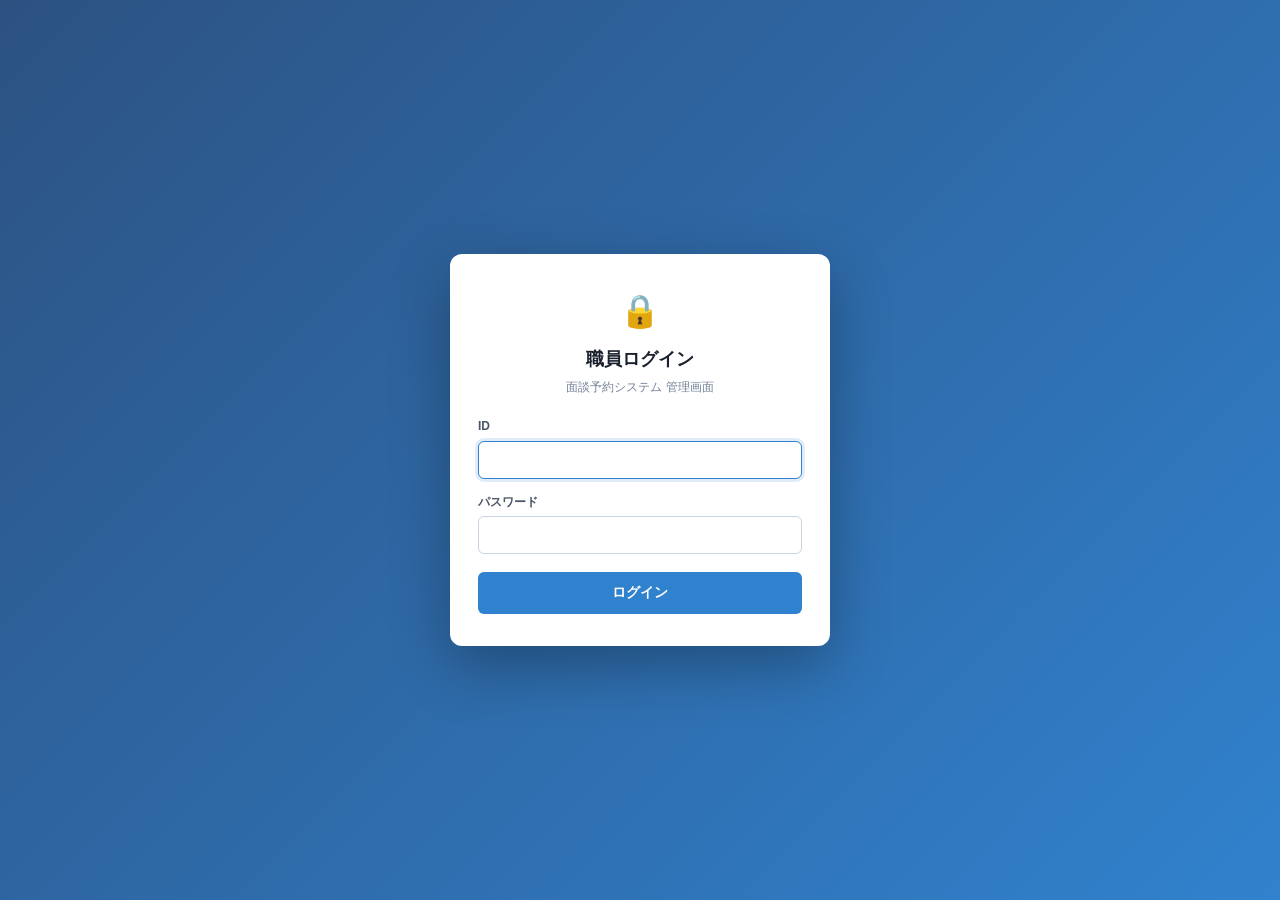
<file: interview-booking/chishokan/admin.html>
<!DOCTYPE html>
<html lang="ja">
<head>
<base target="_top">
<meta charset="UTF-8">
<meta name="viewport" content="width=device-width, initial-scale=1.0">
<title>面談予約 管理画面</title>
<style>
  * { box-sizing: border-box; margin: 0; padding: 0; }
  body {
    font-family: -apple-system, BlinkMacSystemFont, "Segoe UI", "Hiragino Sans", "Noto Sans JP", sans-serif;
    background: #f5f7fa; color: #2d3748; line-height: 1.6; min-height: 100vh;
  }
  .container { max-width: 1100px; margin: 0 auto; padding: 24px 16px; }
  header {
    background: linear-gradient(135deg, #2c5282 0%, #3182ce 100%);
    color: white; padding: 16px 0;
  }
  header .header-inner {
    max-width: 1100px; margin: 0 auto; padding: 0 16px;
    display: flex; justify-content: space-between; align-items: center;
    flex-wrap: wrap; gap: 12px;
  }
  header h1 { font-size: 20px; font-weight: 600; }
  header .badge {
    background: #fef3c7; color: #744210; padding: 4px 10px;
    border-radius: 4px; font-size: 11px; font-weight: 600;
  }
  .school-bar { background: white; border-bottom: 1px solid #e2e8f0; padding: 12px 0; }
  .school-bar-inner {
    max-width: 1100px; margin: 0 auto; padding: 0 16px;
    display: flex; align-items: center; gap: 12px;
  }
  .school-bar label { font-size: 14px; font-weight: 600; color: #4a5568; }
  .school-bar select {
    flex: 1; max-width: 300px; padding: 8px 12px;
    border: 1px solid #cbd5e0; border-radius: 6px;
    font-size: 14px; background: white;
  }
  .school-bar button {
    padding: 8px 16px; background: #edf2f7;
    border: none; border-radius: 6px; cursor: pointer;
    font-size: 13px; color: #2d3748;
  }
  .school-bar button:hover { background: #e2e8f0; }
  .tabs { display: flex; gap: 4px; margin-bottom: 24px; border-bottom: 2px solid #e2e8f0; }
  .tab {
    padding: 12px 20px; background: none; border: none;
    font-size: 14px; font-weight: 500; color: #718096;
    cursor: pointer; border-bottom: 2px solid transparent; margin-bottom: -2px;
  }
  .tab:hover { color: #2d3748; }
  .tab.active { color: #3182ce; border-bottom-color: #3182ce; }
  .panel {
    background: white; border-radius: 8px; padding: 24px;
    box-shadow: 0 1px 3px rgba(0,0,0,0.04); border: 1px solid #e2e8f0;
    margin-bottom: 16px;
  }
  .panel.hidden { display: none; }
  .hidden { display: none; }
  .filter-bar {
    display: flex; gap: 8px; margin-bottom: 16px; flex-wrap: wrap; align-items: center;
  }
  .filter-bar select, .filter-bar input {
    padding: 8px 12px; border: 1px solid #cbd5e0;
    border-radius: 6px; font-size: 14px;
  }
  .filter-bar .search { flex: 1; min-width: 200px; }
  .filter-bar .stats { margin-left: auto; font-size: 13px; color: #718096; }
  .booking-card {
    background: white; border: 1px solid #e2e8f0;
    border-radius: 8px; padding: 14px; margin-bottom: 8px;
    display: grid; grid-template-columns: 130px 1fr auto;
    gap: 12px; align-items: center;
  }
  .booking-card.past { opacity: 0.55; background: #f7fafc; }
  .booking-card.cancelled { opacity: 0.45; background: #fff5f5; }
  .booking-datetime { font-size: 15px; font-weight: 600; color: #1a202c; }
  .booking-datetime .time { font-size: 18px; color: #3182ce; }
  .booking-body { font-size: 13px; line-height: 1.5; }
  .booking-body .name { font-size: 14px; font-weight: 600; color: #1a202c; }
  .booking-body .grade { color: #718096; margin-left: 6px; font-size: 12px; }
  .booking-body .parent { color: #4a5568; margin-top: 2px; }
  .booking-body .email { color: #718096; font-size: 12px; }
  .booking-body .note {
    margin-top: 6px; padding: 6px 8px; background: #f7fafc;
    border-radius: 4px; font-size: 12px; color: #4a5568;
  }
  .booking-actions { display: flex; flex-direction: column; gap: 4px; }
  .booking-badge {
    font-size: 10px; padding: 2px 6px; border-radius: 4px;
    font-weight: 600; text-align: center; display: inline-block;
  }
  .badge-upcoming { background: #c6f6d5; color: #22543d; }
  .badge-past { background: #e2e8f0; color: #4a5568; }
  .badge-cancelled { background: #fed7d7; color: #742a2a; }
  .slot-table {
    width: 100%; border-collapse: collapse; font-size: 13px; margin-top: 8px;
  }
  .slot-table th {
    background: #edf2f7; text-align: left; padding: 8px;
    font-weight: 600; color: #4a5568; font-size: 12px;
    border-bottom: 2px solid #cbd5e0;
  }
  .slot-table td { padding: 8px; border-bottom: 1px solid #e2e8f0; }
  .slot-table tr.past { opacity: 0.5; }
  .slot-table tr.booked { background: #fefcbf; }
  .slot-table tr.unpublished { background: #f7fafc; opacity: 0.7; }
  .slot-table .label-input {
    width: 100%; padding: 4px; border: 1px solid #cbd5e0;
    border-radius: 4px; font-size: 12px;
  }
  /* 定員スイッチ */
  .capacity-switch {
    position: relative;
    display: inline-flex;
    background: #edf2f7;
    border: 1px solid #cbd5e0;
    border-radius: 999px;
    padding: 2px;
    cursor: pointer;
    user-select: none;
    font-size: 11px;
    font-weight: 600;
    width: 78px;
    height: 26px;
    align-items: center;
  }
  .capacity-switch.disabled {
    opacity: 0.5;
    cursor: not-allowed;
  }
  .capacity-switch .opt {
    flex: 1;
    text-align: center;
    z-index: 2;
    color: #718096;
    transition: color 0.2s;
    padding: 0 4px;
  }
  .capacity-switch .opt.active {
    color: white;
  }
  .capacity-switch .knob {
    position: absolute;
    top: 2px;
    left: 2px;
    width: calc(50% - 2px);
    height: calc(100% - 4px);
    background: #3182ce;
    border-radius: 999px;
    transition: transform 0.2s, background 0.2s;
    z-index: 1;
  }
  .capacity-switch[data-cap="2"] .knob {
    transform: translateX(100%);
    background: #c05621;
  }
  .capacity-switch[data-cap="1"] .knob {
    background: #4a5568;
  }
  .capacity-cell-wrap {
    text-align: center;
  }
  .btn {
    padding: 8px 14px; border-radius: 6px; font-size: 13px;
    font-weight: 500; cursor: pointer; border: none;
  }
  .btn-primary { background: #3182ce; color: white; }
  .btn-primary:hover { background: #2c5282; }
  .btn-primary:disabled { background: #cbd5e0; cursor: not-allowed; }
  .btn-secondary { background: #edf2f7; color: #2d3748; }
  .btn-secondary:hover { background: #e2e8f0; }
  .btn-danger { background: white; color: #e53e3e; border: 1px solid #fc8181; }
  .btn-danger:hover { background: #fff5f5; }
  .btn-mini { padding: 4px 8px; font-size: 11px; }
  .btn-toggle {
    padding: 4px 10px; font-size: 12px;
    background: white; border: 1px solid #cbd5e0;
    border-radius: 4px; cursor: pointer;
  }
  .btn-toggle.on { background: #c6f6d5; color: #22543d; border-color: #9ae6b4; }
  .btn-toggle.off { background: #fed7d7; color: #742a2a; border-color: #fc8181; }
  .add-form {
    background: #f0fff4; border: 1px solid #9ae6b4;
    border-radius: 8px; padding: 16px; margin-bottom: 16px;
  }
  .add-form h3 {
    font-size: 14px; font-weight: 600; color: #22543d; margin-bottom: 12px;
  }
  .add-form-row {
    display: grid; grid-template-columns: 1fr 1fr 1fr auto;
    gap: 8px; align-items: end; margin-bottom: 8px;
  }
  .add-form label {
    display: block; font-size: 12px; font-weight: 500;
    margin-bottom: 4px; color: #2d3748;
  }
  .add-form input, .add-form select {
    width: 100%; padding: 8px; border: 1px solid #cbd5e0;
    border-radius: 4px; font-size: 13px; background: white;
  }
  /* 選択式追加用 */
  .select-form {
    background: #faf5ff; border: 1px solid #d6bcfa;
    border-radius: 8px; padding: 16px; margin-bottom: 16px;
  }
  .select-form h3 {
    font-size: 14px; font-weight: 600; color: #553c9a; margin-bottom: 12px;
  }
  .select-form-header {
    display: grid; grid-template-columns: 1fr 1fr auto;
    gap: 8px; align-items: end; margin-bottom: 12px;
  }
  .select-form label {
    display: block; font-size: 12px; font-weight: 500;
    margin-bottom: 4px; color: #2d3748;
  }
  .select-form input {
    width: 100%; padding: 8px; border: 1px solid #cbd5e0;
    border-radius: 4px; font-size: 13px; background: white;
  }
  .select-form .time-info {
    font-size: 11px; color: #553c9a; background: white;
    padding: 6px 10px; border-radius: 4px; margin-bottom: 10px;
    border: 1px dashed #d6bcfa;
  }
  .select-quick-actions {
    display: flex; gap: 6px; flex-wrap: wrap; margin-bottom: 10px;
  }
  .select-quick-actions button {
    padding: 4px 10px; font-size: 11px;
    background: white; border: 1px solid #d6bcfa;
    border-radius: 4px; cursor: pointer; color: #553c9a;
  }
  .select-quick-actions button:hover { background: #faf5ff; }
  .select-grid-wrapper {
    background: white; border-radius: 6px;
    padding: 10px; overflow-x: auto; margin-bottom: 10px;
    max-height: 500px; overflow-y: auto;
  }
  .select-mode-toggle {
    display: flex; align-items: center; gap: 10px;
    margin-bottom: 10px;
  }
  .select-mode-label { font-size: 13px; font-weight: 600; color: #4a5568; }
  .mode-switch {
    display: inline-flex;
    border: 1px solid #cbd5e0;
    border-radius: 8px;
    overflow: hidden;
  }
  .mode-btn {
    padding: 6px 16px;
    font-size: 13px;
    font-weight: 600;
    border: none;
    background: white;
    color: #718096;
    cursor: pointer;
    transition: all 0.15s;
  }
  .mode-btn:not(:last-child) { border-right: 1px solid #cbd5e0; }
  .mode-btn.active {
    background: #3182ce;
    color: white;
  }
  .mode-btn:hover:not(.active) { background: #ebf8ff; }
  /* 範囲選択の始点ハイライト */
  .select-grid td.cell.range-start {
    background: #f6ad55 !important;
    color: white;
    box-shadow: inset 0 0 0 2px #c05621;
  }
  .select-grid td.cell.range-start::before { content: '始'; font-size: 11px; }
  /* 範囲選択(解除モード)の始点ハイライト */
  .select-grid td.cell.range-start-remove {
    background: #a0aec0 !important;
    color: white;
    box-shadow: inset 0 0 0 2px #4a5568;
  }
  .select-grid td.cell.range-start-remove::before { content: '始'; font-size: 11px; }

  .select-grid {
    border-collapse: separate;
    border-spacing: 0;
    font-size: 11px;
    min-width: 100%;
    user-select: none;
    -webkit-user-select: none;
    -webkit-touch-callout: none;
  }
  .select-grid th, .select-grid td {
    padding: 0; border: 1px solid #e2e8f0;
    text-align: center; min-width: 56px; height: 26px;
  }
  .select-grid th {
    background: #edf2f7; position: sticky; top: 0; z-index: 2;
    font-size: 10px; padding: 4px 2px; font-weight: 600;
  }
  .select-grid th.time-col {
    background: #e2e8f0; left: 0; z-index: 3;
    min-width: 60px; width: 60px;
  }
  .select-grid th.weekend { background: #fed7d7; color: #742a2a; }
  .select-grid th.weekday { background: #ebf8ff; color: #2c5282; }
  .select-grid td.time-cell {
    background: #f7fafc; font-weight: 600; color: #4a5568;
    position: sticky; left: 0; z-index: 1;
    font-size: 10px;
  }
  .select-grid td.cell {
    cursor: pointer; background: white;
    transition: all 0.05s;
  }
  .select-grid td.cell:hover:not(.disabled) {
    background: #ebf8ff;
  }
  .select-grid td.cell.selected {
    background: #3182ce; color: white;
    font-weight: 700;
  }
  .select-grid td.cell.selected::before { content: '✓'; font-size: 13px; }
  .select-grid td.cell.disabled {
    background: #f7fafc; color: #cbd5e0;
    cursor: not-allowed;
  }
  .select-grid td.cell.outside {
    background: #f7fafc;
    cursor: not-allowed;
    color: #cbd5e0;
  }
  .select-grid td.cell.existing {
    background: #fefcbf; color: #744210;
    cursor: not-allowed; font-size: 9px;
  }
  .select-grid td.cell.existing::before {
    content: '済';
  }
  .select-grid td.cell.past {
    background: #edf2f7;
    cursor: not-allowed;
    color: #a0aec0;
  }
  /* 削除モード: 既存枠を削除対象としてクリック可能に */
  .select-grid td.cell.del-target {
    cursor: pointer;
  }
  .select-grid td.cell.del-target:hover {
    background: #f7c1c1;
  }
  .select-grid td.cell.selected-del {
    background: #e24b4a !important; color: white;
    font-weight: 700; font-size: 13px;
  }
  .select-grid td.cell.selected-del::before { content: '✓'; }
  /* 削除モード時、空き枠(削除対象外)は薄く表示 */
  .select-grid td.cell.empty-slot {
    background: #fafafa;
    cursor: not-allowed;
    color: #e2e8f0;
  }
  /* 削除モードタブ */
  .mode-btn-delete.active {
    background: #c53030 !important;
  }
  .legend {
    display: flex; gap: 12px; flex-wrap: wrap;
    font-size: 11px; color: #4a5568; margin-bottom: 8px;
  }
  .legend-item {
    display: flex; align-items: center; gap: 4px;
  }
  .legend-box {
    width: 14px; height: 14px; border: 1px solid #e2e8f0;
    border-radius: 2px; display: inline-block;
  }
  .empty-msg {
    color: #718096; font-size: 14px; padding: 24px 16px;
    text-align: center; background: #f7fafc; border-radius: 6px;
  }
  .loading { text-align: center; padding: 32px; color: #718096; }
  .spinner {
    display: inline-block; width: 20px; height: 20px;
    border: 2px solid #e2e8f0; border-top-color: #3182ce;
    border-radius: 50%; animation: spin 0.8s linear infinite;
    vertical-align: middle; margin-right: 8px;
  }
  @keyframes spin { to { transform: rotate(360deg); } }
  .toast {
    position: fixed; bottom: 24px; right: 24px;
    background: #1a202c; color: white; padding: 12px 20px;
    border-radius: 8px; font-size: 14px;
    box-shadow: 0 4px 12px rgba(0,0,0,0.2);
    opacity: 0; transform: translateY(20px);
    transition: all 0.3s; pointer-events: none;
    z-index: 1000; max-width: 90%;
  }
  .toast.show { opacity: 1; transform: translateY(0); }
  .toast.error { background: #c53030; }
  .toast.success { background: #2f855a; }
  .section-title {
    font-size: 15px; font-weight: 600; color: #2d3748;
    margin: 20px 0 10px; padding-bottom: 6px;
    border-bottom: 1px solid #e2e8f0;
  }
  @media (max-width: 768px) {
    .booking-card { grid-template-columns: 1fr; gap: 6px; }
    .booking-actions { flex-direction: row; }
    .add-form-row { grid-template-columns: 1fr; }
    .select-form-header { grid-template-columns: 1fr; }
  }
  /* 一覧上のメモ欄 */
  .staff-memo-wrap {
    margin-top: 8px;
    display: flex;
    gap: 6px;
    align-items: stretch;
  }
  .staff-memo-input {
    flex: 1;
    padding: 6px 8px;
    border: 1px solid #fbd38d;
    background: #fffbeb;
    border-radius: 4px;
    font-size: 12px;
    font-family: inherit;
    min-height: 36px;
    resize: vertical;
    line-height: 1.5;
    color: #744210;
  }
  .staff-memo-input:focus {
    outline: none;
    border-color: #d69e2e;
    background: #fffaf0;
    box-shadow: 0 0 0 2px rgba(214,158,46,0.15);
  }
  .staff-memo-input::placeholder {
    color: #b7791f;
    opacity: 0.6;
  }
  .staff-memo-save {
    flex-shrink: 0;
    padding: 0 12px;
    background: #d69e2e;
    color: white;
    border: none;
    border-radius: 4px;
    font-size: 12px;
    font-weight: 600;
    cursor: pointer;
    white-space: nowrap;
  }
  .staff-memo-save:hover { background: #b7791f; }
  .staff-memo-save:active { background: #975a16; }
  .staff-memo-readonly {
    margin-top: 8px;
    padding: 6px 8px;
    background: #fffbeb;
    border-left: 3px solid #fbd38d;
    border-radius: 4px;
    font-size: 12px;
    color: #744210;
    line-height: 1.5;
    white-space: pre-wrap;
  }
  @media (max-width: 480px) {
    .staff-memo-wrap { flex-direction: column; }
    .staff-memo-save { padding: 6px; }
  }
  /* モーダル */
  .modal-overlay {
    position: fixed; top: 0; left: 0; right: 0; bottom: 0;
    background: rgba(0,0,0,0.5);
    display: none; align-items: center; justify-content: center;
    z-index: 1000; padding: 16px;
  }
  .modal-overlay.show { display: flex; }
  .modal {
    background: white; border-radius: 10px;
    max-width: 560px; width: 100%;
    max-height: 90vh; overflow-y: auto;
  }
  .modal-header {
    padding: 14px 18px; background: #3182ce; color: white;
    border-radius: 10px 10px 0 0;
    display: flex; justify-content: space-between; align-items: center;
    position: sticky; top: 0; z-index: 2;
  }
  .modal-header h3 { font-size: 15px; font-weight: 600; }
  .modal-close {
    background: rgba(255,255,255,0.2); color: white;
    border: none; width: 28px; height: 28px;
    border-radius: 50%; cursor: pointer; font-size: 18px;
    line-height: 1;
  }
  .modal-close:hover { background: rgba(255,255,255,0.3); }
  .modal-body { padding: 18px; }
  .modal-section { margin-bottom: 18px; }
  .modal-section h4 {
    font-size: 13px; font-weight: 600;
    color: #4a5568; margin-bottom: 8px;
    padding-bottom: 4px; border-bottom: 2px solid #e2e8f0;
  }
  .modal-info-row {
    display: grid; grid-template-columns: 80px 1fr;
    gap: 8px; font-size: 13px; padding: 4px 0;
  }
  .modal-info-row .label { color: #718096; font-size: 12px; }
  .modal-info-row .value { color: #1a202c; }
  .modal-info-row .value.cancelled { color: #c53030; font-weight: 600; }
  .modal-info-row .value.upcoming { color: #22543d; font-weight: 600; }
  .modal-input {
    width: 100%; padding: 8px 10px;
    border: 1px solid #cbd5e0; border-radius: 6px;
    font-size: 13px; font-family: inherit;
    background: white;
  }
  .modal-textarea {
    width: 100%; padding: 8px 10px;
    border: 1px solid #cbd5e0; border-radius: 6px;
    font-size: 13px; font-family: inherit;
    background: #fffbeb; min-height: 80px; resize: vertical;
  }
  .modal-textarea:focus { outline: none; border-color: #d69e2e; background: white; }
  .modal-reschedule {
    background: #f7fafc; padding: 12px; border-radius: 6px;
    border: 1px solid #e2e8f0;
  }
  .modal-reschedule-row {
    display: grid; grid-template-columns: 1fr 1fr auto;
    gap: 8px; align-items: end;
  }
  .modal-reschedule label {
    display: block; font-size: 11px; color: #718096; margin-bottom: 3px;
  }
  .modal-reschedule input {
    width: 100%; padding: 6px 8px;
    border: 1px solid #cbd5e0; border-radius: 4px; font-size: 13px;
  }
  .modal-actions {
    display: flex; gap: 8px; justify-content: flex-end;
    padding: 14px 18px; background: #f7fafc;
    border-top: 1px solid #e2e8f0;
    border-radius: 0 0 10px 10px;
    flex-wrap: wrap;
  }
  .modal-actions .btn-flex { flex: 1; min-width: 80px; }
  .modal-hint {
    font-size: 11px; color: #718096; margin-top: 4px;
  }
  @media (max-width: 480px) {
    .modal-reschedule-row { grid-template-columns: 1fr; }
  }
  /* ログイン画面 */
  .login-overlay {
    position: fixed; top: 0; left: 0; right: 0; bottom: 0;
    background: linear-gradient(135deg, #2c5282 0%, #3182ce 100%);
    display: flex; align-items: center; justify-content: center;
    z-index: 9999; padding: 20px;
  }
  .login-overlay.hidden { display: none; }
  .login-box {
    background: white; border-radius: 12px;
    padding: 32px 28px; max-width: 380px; width: 100%;
    box-shadow: 0 20px 60px rgba(0,0,0,0.3);
  }
  .login-box h2 {
    font-size: 18px; font-weight: 700; color: #1a202c;
    text-align: center; margin-bottom: 4px;
  }
  .login-box .login-sub {
    font-size: 12px; color: #718096; text-align: center; margin-bottom: 20px;
  }
  .login-box .form-group { margin-bottom: 14px; }
  .login-box label {
    display: block; font-size: 12px; font-weight: 600;
    color: #4a5568; margin-bottom: 4px;
  }
  .login-box input {
    width: 100%; padding: 10px 12px;
    border: 1px solid #cbd5e0; border-radius: 6px;
    font-size: 14px; font-family: inherit;
  }
  .login-box input:focus {
    outline: none; border-color: #3182ce;
    box-shadow: 0 0 0 3px rgba(49,130,206,0.15);
  }
  .login-box .login-btn {
    width: 100%; padding: 12px; margin-top: 4px;
    background: #3182ce; color: white; border: none;
    border-radius: 6px; font-size: 14px; font-weight: 600;
    cursor: pointer;
  }
  .login-box .login-btn:hover { background: #2c5282; }
  .login-box .login-error {
    background: #fed7d7; color: #742a2a;
    padding: 8px 12px; border-radius: 4px;
    font-size: 12px; margin-bottom: 12px;
    text-align: center; display: none;
  }
  .login-box .login-error.show { display: block; }
  .login-box .login-icon {
    text-align: center; font-size: 32px; margin-bottom: 8px;
  }
  .logout-btn {
    background: rgba(255,255,255,0.2);
    color: white; border: 1px solid rgba(255,255,255,0.4);
    padding: 4px 10px; border-radius: 4px;
    font-size: 11px; cursor: pointer;
  }
  .logout-btn:hover { background: rgba(255,255,255,0.3); }
</style>
</head>
<body>

<!-- ログイン画面 -->
<div class="login-overlay" id="loginOverlay">
  <div class="login-box">
    <div class="login-icon">🔒</div>
    <h2>職員ログイン</h2>
    <div class="login-sub">面談予約システム 管理画面</div>
    <div class="login-error" id="loginError">IDまたはパスワードが正しくありません</div>
    <div class="form-group">
      <label for="loginId">ID</label>
      <input type="text" id="loginId" autocomplete="username">
    </div>
    <div class="form-group">
      <label for="loginPw">パスワード</label>
      <input type="password" id="loginPw" autocomplete="current-password">
    </div>
    <button class="login-btn" id="loginBtn">ログイン</button>
  </div>
</div>

<header>
  <div class="header-inner">
    <h1>⚙️ 面談予約 管理画面</h1>
    <span class="badge">職員用</span>
    <button class="logout-btn" id="logoutBtn">ログアウト</button>
  </div>
</header>

<div class="school-bar">
  <div class="school-bar-inner">
    <label for="schoolSelect">校舎:</label>
    <select id="schoolSelect"><option value="">読み込み中…</option></select>
    <button id="reloadBtn">🔄 再読込</button>
  </div>
</div>

<div class="container">
  <div class="tabs">
    <button class="tab active" data-tab="bookings">📅 予約一覧</button>
    <button class="tab" data-tab="slots">➕ 枠の管理</button>
  </div>

  <div class="panel" id="panel-bookings">
    <div class="filter-bar">
      <select id="periodFilter">
        <option value="today">本日のみ</option>
        <option value="week" selected>今週(今日から7日)</option>
        <option value="month">今月(今日から30日)</option>
        <option value="future">これから全て</option>
        <option value="all">全期間(過去含む)</option>
      </select>
      <select id="statusFilter">
        <option value="active">有効な予約のみ</option>
        <option value="all">全て(キャンセル含む)</option>
      </select>
      <input type="text" class="search" id="searchInput" placeholder="お名前・メールアドレスで検索">
      <span class="stats" id="bookingStats"></span>
    </div>
    <div id="bookingsList">
      <div class="loading"><span class="spinner"></span>読み込み中…</div>
    </div>
  </div>

  <div class="panel hidden" id="panel-slots">
    <!-- 選択式追加(新機能) -->
    <div class="select-form">
      <h3>🗓 期間指定で選択式追加</h3>
      <div class="time-info">
        ⏰ 標準の枠生成時間 ／ 平日: 13:00〜21:30 (30分刻み・18枠) ／ 土日: 10:00〜18:30 (30分刻み・18枠)
      </div>
      <div class="select-form-header">
        <div>
          <label>開始日</label>
          <input type="date" id="selectStartDate">
        </div>
        <div>
          <label>終了日</label>
          <input type="date" id="selectEndDate">
        </div>
        <div>
          <button class="btn btn-primary" id="selectPreviewBtn">表示する</button>
        </div>
      </div>
      <div style="display:none;">
        <input type="text" id="selectLabel" value="">
      </div>

      <div id="selectGridArea" class="hidden" style="margin-top:14px;">
        <div class="select-mode-toggle">
          <span class="select-mode-label">選択方法:</span>
          <div class="mode-switch">
            <button id="modeClickBtn" class="mode-btn active" data-mode="click">クリック選択</button>
            <button id="modeRangeBtn" class="mode-btn" data-mode="range">範囲選択</button>
            <button id="modeDeleteBtn" class="mode-btn mode-btn-delete" data-mode="delete">削除モード</button>
          </div>
        </div>
        <div id="modeHintClick" style="font-size:12px;color:#553c9a;background:#faf5ff;border:1px dashed #d6bcfa;border-radius:4px;padding:6px 10px;margin-bottom:8px;">
          💡 <strong>クリック選択</strong>:追加したい枠のセルをクリックして選択します。もう一度クリックで解除できます。
        </div>
        <div id="modeHintRange" style="display:none;font-size:12px;color:#2c5282;background:#ebf8ff;border:1px dashed #90cdf4;border-radius:4px;padding:6px 10px;margin-bottom:8px;">
          💡 <strong>範囲選択</strong>:始点のセルを1回クリック → 終点のセルをもう1回クリックすると、その間の長方形(複数日×複数時間)がまとめて選択されます。<br>
          <strong>解除したい時</strong>:すでに選択済み(青)のセルを始点にすると、その範囲をまとめて解除できます(始点が灰色表示になります)。
        </div>
        <div id="modeHintDelete" style="display:none;font-size:12px;color:#a32d2d;background:#fcebeb;border:1px dashed #f09595;border-radius:4px;padding:6px 10px;margin-bottom:8px;">
          🗑️ <strong>削除モード</strong>:登録済み(黄色)の枠だけが選択対象になります。始点→終点をクリックして範囲選択し、「選択した枠を削除」を押します。<br>
          <strong>予約が入っている枠</strong>は削除されずスキップされます(先に予約一覧でキャンセルが必要)。
        </div>
        <div class="legend">
          <span class="legend-item"><span class="legend-box" style="background:white;"></span>未選択</span>
          <span class="legend-item"><span class="legend-box" style="background:#3182ce;"></span>選択中(追加対象)</span>
          <span class="legend-item"><span class="legend-box" style="background:#e24b4a;"></span>選択中(削除対象)</span>
          <span class="legend-item"><span class="legend-box" style="background:#fefcbf;"></span>登録済</span>
          <span class="legend-item"><span class="legend-box" style="background:#edf2f7;"></span>過去</span>
          <span class="legend-item"><span class="legend-box" style="background:#f7fafc;"></span>時間帯外</span>
        </div>
        <div class="select-quick-actions">
          <button id="selectAll">全選択</button>
          <button id="selectNone">全解除</button>
          <button id="selectWeekday">平日のみ選択</button>
          <button id="selectWeekend">土日のみ選択</button>
        </div>
        <div class="select-grid-wrapper">
          <table class="select-grid" id="selectGrid"></table>
        </div>
        <div style="display:flex; align-items:center; gap:12px; margin-top:10px;">
          <div id="selectStats" style="font-size:13px; color:#553c9a; font-weight:600;">選択中: 0枠</div>
          <button class="btn btn-primary" id="selectAddBtn" style="margin-left:auto;" disabled>選択した枠を追加</button>
          <button class="btn btn-danger" id="selectDeleteBtn" style="margin-left:auto; display:none;" disabled>選択した枠を削除</button>
        </div>
      </div>
    </div>

    <!-- 個別1件追加 -->
    <div class="add-form">
      <h3>➕ 個別に1件追加</h3>
      <div class="add-form-row" style="grid-template-columns: 1fr 1fr auto;">
        <div><label>日付</label><input type="date" id="singleDate"></div>
        <div><label>時刻</label><input type="time" id="singleTime"></div>
        <div><button class="btn btn-primary" id="singleAddBtn">追加</button></div>
      </div>
      <div style="display:none;">
        <input type="text" id="singleLabel" value="">
      </div>
    </div>

    <!-- 既存枠リスト -->
    <h3 class="section-title">登録済みの枠</h3>
    <div class="filter-bar">
      <select id="slotPeriodFilter">
        <option value="future" selected>これから(未来のみ)</option>
        <option value="all">全期間(過去含む)</option>
      </select>
      <span class="stats" id="slotStats"></span>
    </div>

    <div id="slotsList">
      <div class="loading"><span class="spinner"></span>読み込み中…</div>
    </div>
  </div>
</div>

<!-- 予約詳細モーダル -->
<div class="modal-overlay" id="bookingModal">
  <div class="modal">
    <div class="modal-header">
      <h3>📋 予約の詳細</h3>
      <button class="modal-close" id="modalCloseBtn">×</button>
    </div>
    <div class="modal-body">
      <div class="modal-section">
        <h4>予約情報</h4>
        <div class="modal-info-row">
          <span class="label">日時</span>
          <span class="value" id="modalDatetime"></span>
        </div>
        <div class="modal-info-row">
          <span class="label">状態</span>
          <span class="value" id="modalStatus"></span>
        </div>
        <div class="modal-info-row">
          <span class="label">お子様</span>
          <span class="value" id="modalChild"></span>
        </div>
        <div class="modal-info-row">
          <span class="label">学年</span>
          <span class="value" id="modalGrade"></span>
        </div>
        <div class="modal-info-row">
          <span class="label">保護者</span>
          <span class="value" id="modalParent"></span>
        </div>
        <div class="modal-info-row">
          <span class="label">メール</span>
          <span class="value" id="modalEmail"></span>
        </div>
        <div class="modal-info-row" id="modalNoteRow" style="display:none;">
          <span class="label">ご相談</span>
          <span class="value" id="modalParentNote"></span>
        </div>
      </div>

      <div class="modal-section" id="modalRescheduleSection">
        <h4>🔄 日時を変更する</h4>
        <div class="modal-reschedule">
          <div class="modal-reschedule-row">
            <div>
              <label>新しい日付</label>
              <input type="date" id="modalNewDate">
            </div>
            <div>
              <label>新しい時刻</label>
              <input type="time" id="modalNewTime">
            </div>
            <div>
              <button class="btn btn-primary" id="modalRescheduleBtn">日時を変更</button>
            </div>
          </div>
          <div class="modal-hint">変更先の枠が他で予約されていないかチェックされます。</div>
        </div>
      </div>
    </div>
    <div class="modal-actions">
      <button class="btn btn-danger" id="modalCancelBookingBtn">この予約をキャンセル</button>
    </div>
  </div>
</div>

<div class="toast" id="toast"></div>

<script>
const LAST_SCHOOL_KEY = 'admin_last_school';

// 標準の時間帯設定
const WEEKDAY_TIMES = (() => {
  const arr = [];
  for (let min = 13 * 60; min < 22 * 60; min += 30) {
    arr.push(formatMinutes(min));
  }
  return arr;
})();
const WEEKEND_TIMES = (() => {
  const arr = [];
  for (let min = 10 * 60; min < 19 * 60; min += 30) {
    arr.push(formatMinutes(min));
  }
  return arr;
})();
// 全時刻のユニオン(グリッド表示用)
const ALL_TIMES = (() => {
  const set = new Set([...WEEKDAY_TIMES, ...WEEKEND_TIMES]);
  return Array.from(set).sort();
})();

function formatMinutes(min) {
  const h = Math.floor(min / 60);
  const m = min % 60;
  return String(h).padStart(2, '0') + ':' + String(m).padStart(2, '0');
}

let state = {
  schools: [],
  currentSchoolId: '',
  bookings: [],
  slots: [],
  // 選択式追加用
  selectGridDates: [],     // 表示中の日付一覧
  selectedKeys: new Set(), // 'YYYY-MM-DD HH:MM' のセット
  existingKeys: new Set(), // 既存枠のキー(チェック不可)
};

function apiCall(funcName, payload) {
  return new Promise((resolve, reject) => {
    const runner = google.script.run
      .withSuccessHandler(resolve)
      .withFailureHandler(err => reject(new Error(err && err.message ? err.message : String(err))));
    if (funcName === 'getSchools') runner.getSchoolsForClient();
    else if (funcName === 'getAllSlots') runner.admin_getAllSlotsForClient(payload.schoolId);
    else if (funcName === 'getAllBookings') runner.admin_getAllBookingsForClient(payload.schoolId);
    else if (funcName === 'addSlots') runner.admin_addSlotsForClient(payload);
    else if (funcName === 'updateSlot') runner.admin_updateSlotForClient(payload);
    else if (funcName === 'deleteSlot') runner.admin_deleteSlotForClient(payload);
    else if (funcName === 'deleteSlots') runner.admin_deleteSlotsForClient(payload);
    else if (funcName === 'cancelBooking') runner.admin_cancelBookingForClient(payload);
    else if (funcName === 'updateBooking') runner.admin_updateBookingForClient(payload);
  });
}

async function loadSchools() {
  try {
    const data = await apiCall('getSchools');
    if (!data.ok) throw new Error(data.error);
    state.schools = data.schools || [];
    const sel = document.getElementById('schoolSelect');
    sel.innerHTML = '<option value="">校舎を選択…</option>' +
      state.schools.map(s => '<option value="' + s.id + '">' + escapeHtml(s.name) + '</option>').join('');
    try {
      const last = localStorage.getItem(LAST_SCHOOL_KEY);
      if (last && state.schools.find(s => s.id === last)) {
        sel.value = last;
        state.currentSchoolId = last;
        await loadAll();
      } else if (state.schools.length > 0) {
        sel.value = state.schools[0].id;
        state.currentSchoolId = state.schools[0].id;
        await loadAll();
      }
    } catch (e) {}
  } catch (err) { showToast(err.message, 'error'); }
}

async function loadAll() {
  if (!state.currentSchoolId) return;
  await Promise.all([loadBookings(), loadSlots()]);
}

async function loadBookings() {
  document.getElementById('bookingsList').innerHTML =
    '<div class="loading"><span class="spinner"></span>読み込み中…</div>';
  try {
    const data = await apiCall('getAllBookings', { schoolId: state.currentSchoolId });
    if (!data.ok) throw new Error(data.error);
    state.bookings = data.bookings || [];
    renderBookings();
  } catch (err) {
    showToast(err.message, 'error');
    document.getElementById('bookingsList').innerHTML =
      '<div class="empty-msg">読み込みエラー: ' + escapeHtml(err.message) + '</div>';
  }
}

async function loadSlots() {
  document.getElementById('slotsList').innerHTML =
    '<div class="loading"><span class="spinner"></span>読み込み中…</div>';
  try {
    const data = await apiCall('getAllSlots', { schoolId: state.currentSchoolId });
    if (!data.ok) throw new Error(data.error);
    state.slots = data.slots || [];
    // 既存キーを更新(選択グリッド用)
    state.existingKeys = new Set();
    state.slots.forEach(s => state.existingKeys.add(s.date + ' ' + s.time));
    renderSlots();
    // 選択グリッドが表示中なら再描画
    if (!document.getElementById('selectGridArea').classList.contains('hidden')) {
      renderSelectGrid();
    }
  } catch (err) {
    showToast(err.message, 'error');
    document.getElementById('slotsList').innerHTML =
      '<div class="empty-msg">読み込みエラー: ' + escapeHtml(err.message) + '</div>';
  }
}

function renderBookings() {
  const container = document.getElementById('bookingsList');
  const period = document.getElementById('periodFilter').value;
  const status = document.getElementById('statusFilter').value;
  const search = document.getElementById('searchInput').value.trim().toLowerCase();

  let filtered = state.bookings.slice();
  const now = new Date();
  now.setHours(0, 0, 0, 0);
  filtered = filtered.filter(b => {
    const bDate = parseYMD(b.date);
    const diff = (bDate.getTime() - now.getTime()) / (1000 * 60 * 60 * 24);
    if (period === 'today') return diff === 0;
    if (period === 'week') return diff >= 0 && diff < 7;
    if (period === 'month') return diff >= 0 && diff < 30;
    if (period === 'future') return diff >= 0;
    return true;
  });
  if (status === 'active') filtered = filtered.filter(b => b.status !== 'cancelled');
  if (search) {
    filtered = filtered.filter(b =>
      (b.childName || '').toLowerCase().includes(search) ||
      (b.parentName || '').toLowerCase().includes(search) ||
      (b.email || '').toLowerCase().includes(search)
    );
  }

  document.getElementById('bookingStats').textContent = filtered.length + '件';
  if (filtered.length === 0) {
    container.innerHTML = '<div class="empty-msg">該当する予約はありません</div>';
    return;
  }
  const grouped = {};
  filtered.forEach(b => {
    if (!grouped[b.date]) grouped[b.date] = [];
    grouped[b.date].push(b);
  });
  const dates = Object.keys(grouped).sort();
  let html = '';
  dates.forEach(date => {
    html += '<div class="section-title">' + formatDateLabel(date) + ' (' + grouped[date].length + '件)</div>';
    grouped[date].forEach(b => {
      const past = isPast(b.date, b.time);
      const cancelled = b.status === 'cancelled';
      let badgeHtml, cardCls = 'booking-card';
      if (cancelled) { badgeHtml = '<span class="booking-badge badge-cancelled">キャンセル済</span>'; cardCls += ' cancelled'; }
      else if (past) { badgeHtml = '<span class="booking-badge badge-past">終了</span>'; cardCls += ' past'; }
      else { badgeHtml = '<span class="booking-badge badge-upcoming">予約済</span>'; }
      const actions = (!cancelled) ?
        '<button class="btn btn-primary btn-mini" data-action="detail" data-id="' + b.id + '">詳細</button>' :
        '<button class="btn btn-secondary btn-mini" data-action="detail" data-id="' + b.id + '">詳細</button>';
      // 職員メモ欄(キャンセル済以外は編集可、キャンセル済は読み取り専用)
      const staffNoteValue = escapeHtml(b.staffNote || '');
      const memoArea = cancelled
        ? (b.staffNote ? '<div class="staff-memo-readonly">📝 ' + staffNoteValue + '</div>' : '')
        : '<div class="staff-memo-wrap">' +
            '<textarea class="staff-memo-input" data-id="' + b.id + '" ' +
              'placeholder="📝 職員メモ (担当、準備物など)">' + staffNoteValue + '</textarea>' +
            '<button class="staff-memo-save" data-action="save-memo" data-id="' + b.id + '">💾 保存</button>' +
          '</div>';
      html += '<div class="' + cardCls + '">' +
        '<div class="booking-datetime"><span class="time">' + b.time + '</span></div>' +
        '<div class="booking-body">' +
          '<div class="name">' + escapeHtml(b.childName) +
            '<span class="grade">(' + escapeHtml(b.grade || '-') + ')</span></div>' +
          '<div class="parent">保護者: ' + escapeHtml(b.parentName) + '</div>' +
          '<div class="email">📧 ' + escapeHtml(b.email || '-') + '</div>' +
          (b.note ? '<div class="note">' + escapeHtml(b.note) + '</div>' : '') +
          memoArea +
        '</div>' +
        '<div class="booking-actions">' + badgeHtml + actions + '</div>' +
      '</div>';
    });
  });
  container.innerHTML = html;
  container.querySelectorAll('[data-action]').forEach(btn => {
    btn.addEventListener('click', () => {
      if (btn.dataset.action === 'detail') openBookingModal(btn.dataset.id);
      if (btn.dataset.action === 'save-memo') {
        const id = btn.dataset.id;
        const inp = container.querySelector('.staff-memo-input[data-id="' + id + '"]');
        if (inp) handleInlineMemoSave(id, inp.value);
      }
    });
  });
  // メモ欄: フォーカスアウトで自動保存(明示的に保存ボタンが押されない時の保険)
  container.querySelectorAll('.staff-memo-input').forEach(inp => {
    inp.addEventListener('blur', () => {
      const id = inp.dataset.id;
      const b = state.bookings.find(x => x.id === id);
      if (b && (b.staffNote || '') !== inp.value) {
        handleInlineMemoSave(id, inp.value);
      }
    });
    // Ctrl/⌘+Enterで保存
    inp.addEventListener('keydown', (e) => {
      if ((e.ctrlKey || e.metaKey) && e.key === 'Enter') {
        e.preventDefault();
        inp.blur();
      }
    });
  });
}

async function handleAdminCancel(id) {
  if (!confirm('この予約をキャンセルしますか?\n保護者には自動通知されません。')) return;
  try {
    const res = await apiCall('cancelBooking', { schoolId: state.currentSchoolId, id });
    if (!res.ok) throw new Error(res.error);
    showToast('予約をキャンセルしました', 'success');
    closeBookingModal();
    await loadAll();
  } catch (err) { showToast(err.message, 'error'); }
}

// 一覧上のメモ欄: 自動保存
async function handleInlineMemoSave(id, note) {
  try {
    const res = await apiCall('updateBooking', {
      schoolId: state.currentSchoolId,
      id, staffNote: note,
    });
    if (!res.ok) throw new Error(res.error);
    showToast('メモを保存しました', 'success');
    // 内部stateも更新(画面再描画はしない=入力中の操作感を保つ)
    const b = state.bookings.find(x => x.id === id);
    if (b) b.staffNote = note;
  } catch (err) {
    showToast('メモ保存エラー: ' + err.message, 'error');
  }
}

// ========== 予約詳細モーダル ==========
let currentModalBookingId = null;

function openBookingModal(id) {
  const b = state.bookings.find(x => x.id === id);
  if (!b) return;
  currentModalBookingId = id;

  // 情報部分の埋め込み
  document.getElementById('modalDatetime').textContent = formatJPFull(b.date, b.time);
  const statusEl = document.getElementById('modalStatus');
  const past = isPast(b.date, b.time);
  if (b.status === 'cancelled') {
    statusEl.textContent = 'キャンセル済み';
    statusEl.className = 'value cancelled';
  } else if (past) {
    statusEl.textContent = '終了';
    statusEl.className = 'value';
  } else {
    statusEl.textContent = '予約済';
    statusEl.className = 'value upcoming';
  }
  document.getElementById('modalChild').textContent = b.childName || '-';
  document.getElementById('modalGrade').textContent = b.grade || '-';
  document.getElementById('modalParent').textContent = b.parentName || '-';
  document.getElementById('modalEmail').textContent = b.email || '-';
  const noteRow = document.getElementById('modalNoteRow');
  if (b.note) {
    noteRow.style.display = '';
    document.getElementById('modalParentNote').textContent = b.note;
  } else {
    noteRow.style.display = 'none';
  }
  document.getElementById('modalNewDate').value = b.date;
  document.getElementById('modalNewTime').value = b.time;

  // キャンセル済みの予約は変更・キャンセル不可
  const cancelled = b.status === 'cancelled';
  document.getElementById('modalRescheduleSection').style.display = cancelled ? 'none' : '';
  document.getElementById('modalCancelBookingBtn').style.display = cancelled ? 'none' : '';

  document.getElementById('bookingModal').classList.add('show');
}

function closeBookingModal() {
  document.getElementById('bookingModal').classList.remove('show');
  currentModalBookingId = null;
}

async function handleReschedule() {
  if (!currentModalBookingId) return;
  const newDate = document.getElementById('modalNewDate').value;
  const newTime = document.getElementById('modalNewTime').value;
  if (!newDate || !newTime) {
    showToast('新しい日付と時刻を入力してください', 'error');
    return;
  }
  const b = state.bookings.find(x => x.id === currentModalBookingId);
  if (!b) return;
  if (b.date === newDate && b.time === newTime) {
    showToast('日時が変更されていません', 'error');
    return;
  }
  if (!confirm('日時を変更しますか?\n' + formatJPFull(b.date, b.time) + '\n→ ' + formatJPFull(newDate, newTime))) return;
  try {
    const res = await apiCall('updateBooking', {
      schoolId: state.currentSchoolId,
      id: currentModalBookingId,
      date: newDate, time: newTime,
    });
    if (!res.ok) throw new Error(res.error);
    showToast('日時を変更しました', 'success');
    closeBookingModal();
    await loadAll();
  } catch (err) { showToast(err.message, 'error'); }
}

function formatJPFull(dateStr, timeStr) {
  const d = parseYMD(dateStr);
  const weekdays = ['日','月','火','水','木','金','土'];
  return d.getFullYear() + '年' + (d.getMonth()+1) + '月' + d.getDate() +
    '日(' + weekdays[d.getDay()] + ') ' + (timeStr || '');
}

function renderSlots() {
  const container = document.getElementById('slotsList');
  const filter = document.getElementById('slotPeriodFilter').value;
  let filtered = state.slots.slice();
  if (filter === 'future') filtered = filtered.filter(s => !s.isPast);
  document.getElementById('slotStats').textContent =
    filtered.length + '件 (うち予約済 ' + filtered.filter(s => s.booked > 0).length + '件)';
  if (filtered.length === 0) {
    container.innerHTML = '<div class="empty-msg">登録された枠がありません</div>';
    return;
  }
  const grouped = {};
  filtered.forEach(s => {
    if (!grouped[s.date]) grouped[s.date] = [];
    grouped[s.date].push(s);
  });
  const dates = Object.keys(grouped).sort();
  let html = '';
  dates.forEach(date => {
    html += '<div class="section-title">' + formatDateLabel(date) + '</div>';
    html += '<table class="slot-table"><thead><tr>' +
      '<th style="width:90px;">時刻</th>' +
      '<th>状態</th>' +
      '<th style="width:90px;">定員</th>' +
      '<th style="width:90px;">公開</th>' +
      '<th style="width:70px;">操作</th>' +
      '</tr></thead><tbody>';
    grouped[date].forEach(s => {
      let cls = '';
      let status = '<span style="color:#22543d;">予約可能</span>';
      if (s.isPast) { cls += 'past'; status = '<span style="color:#718096;">過去</span>'; }
      if (s.booked > 0) {
        cls += ' booked';
        const names = (s.bookings || []).map(b => escapeHtml(b.childName)).join('・');
        status = '<span style="color:#c05621;">予約' + s.booked + '/' + s.capacity + '名(' + names + ')</span>';
      }
      if (!s.published) { cls += ' unpublished'; if (s.booked === 0) status = '<span style="color:#718096;">非公開</span>'; }
      const toggleClass = s.published ? 'on' : 'off';
      const toggleText = s.published ? '公開中' : '非公開';
      // 定員スイッチ: 既存予約数より下にはできないので、定員1にできない条件を判定
      const cannotReduce = s.booked >= 2;  // 予約が2件以上あれば定員1にできない
      const switchDisabled = s.isPast || cannotReduce;
      const switchCls = 'capacity-switch' + (switchDisabled ? ' disabled' : '');
      const opt1Cls = s.capacity === 1 ? 'opt active' : 'opt';
      const opt2Cls = s.capacity === 2 ? 'opt active' : 'opt';
      const switchTitle = cannotReduce
        ? 'title="既に2名の予約があるため定員1にできません"' : '';
      html += '<tr class="' + cls + '" data-row="' + s.rowNum + '">' +
        '<td><strong>' + s.time + '</strong></td>' +
        '<td>' + status + '</td>' +
        '<td class="capacity-cell-wrap">' +
          '<div class="' + switchCls + '" data-cap="' + s.capacity + '" data-row="' + s.rowNum + '" ' + switchTitle + '>' +
            '<span class="' + opt1Cls + '">1名</span>' +
            '<span class="' + opt2Cls + '">2名</span>' +
            '<div class="knob"></div>' +
          '</div>' +
        '</td>' +
        '<td><button class="btn-toggle ' + toggleClass + '" data-row="' + s.rowNum + '" data-pub="' + s.published + '">' + toggleText + '</button></td>' +
        '<td><button class="btn btn-danger btn-mini" data-action="del" data-row="' + s.rowNum + '">削除</button></td>' +
      '</tr>';
    });
    html += '</tbody></table>';
  });
  container.innerHTML = html;

  container.querySelectorAll('.btn-toggle').forEach(btn => {
    btn.addEventListener('click', () => {
      const rowNum = parseInt(btn.dataset.row);
      const newPub = btn.dataset.pub === 'false';
      handleTogglePublish(rowNum, newPub);
    });
  });
  container.querySelectorAll('[data-action="del"]').forEach(btn => {
    btn.addEventListener('click', () => handleDeleteSlot(parseInt(btn.dataset.row)));
  });
  // 定員スイッチ
  container.querySelectorAll('.capacity-switch:not(.disabled)').forEach(sw => {
    sw.addEventListener('click', () => {
      const rowNum = parseInt(sw.dataset.row);
      const curCap = parseInt(sw.dataset.cap);
      const newCap = curCap === 1 ? 2 : 1;
      handleToggleCapacity(rowNum, newCap);
    });
  });
}

async function handleToggleCapacity(rowNum, newCap) {
  try {
    const res = await apiCall('updateSlot', {
      schoolId: state.currentSchoolId, rowNum, capacity: newCap,
    });
    if (!res.ok) throw new Error(res.error);
    showToast('定員を ' + newCap + '名 に変更しました', 'success');
    await loadSlots();
  } catch (err) { showToast(err.message, 'error'); }
}

async function handleTogglePublish(rowNum, newPub) {
  try {
    const res = await apiCall('updateSlot', { schoolId: state.currentSchoolId, rowNum, published: newPub });
    if (!res.ok) throw new Error(res.error);
    showToast(newPub ? '公開しました' : '非公開にしました', 'success');
    await loadSlots();
  } catch (err) { showToast(err.message, 'error'); }
}

async function handleDeleteSlot(rowNum) {
  const slot = state.slots.find(s => s.rowNum === rowNum);
  if (!slot) return;
  if (slot.booked > 0) {
    alert('この枠は予約が入っているため削除できません。\n先に予約をキャンセルしてください。');
    return;
  }
  if (!confirm(formatDateLabel(slot.date) + ' ' + slot.time + ' の枠を削除しますか?')) return;
  try {
    const res = await apiCall('deleteSlot', { schoolId: state.currentSchoolId, rowNum });
    if (!res.ok) throw new Error(res.error);
    showToast('枠を削除しました', 'success');
    await loadSlots();
  } catch (err) { showToast(err.message, 'error'); }
}

async function handleUpdateLabel(rowNum, label) {
  try {
    const res = await apiCall('updateSlot', { schoolId: state.currentSchoolId, rowNum, label });
    if (!res.ok) throw new Error(res.error);
    showToast('ラベルを更新しました', 'success');
    const slot = state.slots.find(s => s.rowNum === rowNum);
    if (slot) slot.label = label;
  } catch (err) { showToast(err.message, 'error'); }
}

// ========== 選択式追加 ==========

function isWeekend(dateStr) {
  const d = parseYMD(dateStr);
  const day = d.getDay();
  return day === 0 || day === 6;
}

/**
 * その日に時刻枠が存在するか(平日/土日で時間帯が違う)
 */
function isTimeInRange(dateStr, time) {
  if (isWeekend(dateStr)) {
    return WEEKEND_TIMES.includes(time);
  } else {
    return WEEKDAY_TIMES.includes(time);
  }
}

function buildDatesInRange(startStr, endStr) {
  const start = parseYMD(startStr);
  const end = parseYMD(endStr);
  if (end < start) return [];
  const result = [];
  const cur = new Date(start);
  while (cur <= end) {
    const y = cur.getFullYear();
    const m = String(cur.getMonth() + 1).padStart(2, '0');
    const d = String(cur.getDate()).padStart(2, '0');
    result.push(y + '-' + m + '-' + d);
    cur.setDate(cur.getDate() + 1);
  }
  return result;
}

function handlePreviewSelect() {
  const start = document.getElementById('selectStartDate').value;
  const end = document.getElementById('selectEndDate').value;
  if (!start || !end) {
    showToast('開始日と終了日を入力してください', 'error');
    return;
  }
  const dates = buildDatesInRange(start, end);
  if (dates.length === 0) {
    showToast('期間が不正です', 'error');
    return;
  }
  if (dates.length > 31) {
    if (!confirm(dates.length + '日分は多めです。続けますか?(表示が重くなる可能性があります)')) return;
  }
  state.selectGridDates = dates;
  state.selectedKeys = new Set();
  document.getElementById('selectGridArea').classList.remove('hidden');
  renderSelectGrid();
}

function renderSelectGrid() {
  const grid = document.getElementById('selectGrid');
  const dates = state.selectGridDates;
  if (dates.length === 0) {
    grid.innerHTML = '';
    return;
  }
  const weekdayNames = ['日','月','火','水','木','金','土'];

  // ヘッダ
  let html = '<thead><tr><th class="time-col">時刻</th>';
  dates.forEach(d => {
    const date = parseYMD(d);
    const dayIdx = date.getDay();
    const cls = (dayIdx === 0 || dayIdx === 6) ? 'weekend' : 'weekday';
    html += '<th class="' + cls + '">' +
      (date.getMonth()+1) + '/' + date.getDate() + '<br>(' + weekdayNames[dayIdx] + ')</th>';
  });
  html += '</tr></thead><tbody>';

  // 各時刻行
  const now = Date.now();
  const isDeleteMode = (selectMode === 'delete');
  ALL_TIMES.forEach(time => {
    html += '<tr><td class="time-cell">' + time + '</td>';
    dates.forEach(d => {
      const key = d + ' ' + time;
      const inRange = isTimeInRange(d, time);
      const existing = state.existingKeys.has(key);
      const slotDate = new Date(d + 'T' + time + ':00');
      const isPast = slotDate.getTime() < now;
      let cls = 'cell';
      let dataAttr = '';
      if (isDeleteMode) {
        // 削除モード: 既存枠(登録済み)だけが選択対象
        if (existing) {
          dataAttr = ' data-key="' + key + '"';
          cls += ' existing del-target';
          if (state.selectedKeys.has(key)) cls += ' selected-del';
        } else if (!inRange) {
          cls += ' outside';
        } else if (isPast) {
          cls += ' past';
        } else {
          // 追加可能だが枠未作成 → 削除対象なし
          cls += ' empty-slot';
        }
      } else {
        // 追加モード(click/range): 空き枠が選択対象
        if (!inRange) cls += ' outside';
        else if (existing) cls += ' existing';
        else if (isPast) cls += ' past';
        else {
          dataAttr = ' data-key="' + key + '"';
          if (state.selectedKeys.has(key)) cls += ' selected';
        }
      }
      html += '<td class="' + cls + '"' + dataAttr + '></td>';
    });
    html += '</tr>';
  });
  html += '</tbody>';
  grid.innerHTML = html;

  // 選択イベント(クリック/範囲モード対応)
  setupGridSelect(grid);
  // 再描画時は範囲選択の始点をリセット
  rangeStartKey = null;
  updateSelectStats();
}

// 選択モード: 'click'(1セルずつ) / 'range'(始点→終点) / 'delete'(既存枠を範囲削除)
let selectMode = 'click';
// 範囲選択の始点(キー)。null なら始点未設定
let rangeStartKey = null;

function setSelectMode(mode) {
  selectMode = mode;
  rangeStartKey = null;
  // モードを変えたら選択をクリア(追加用と削除用で対象セルが異なるため)
  state.selectedKeys = new Set();
  // ボタンの見た目
  document.getElementById('modeClickBtn').classList.toggle('active', mode === 'click');
  document.getElementById('modeRangeBtn').classList.toggle('active', mode === 'range');
  document.getElementById('modeDeleteBtn').classList.toggle('active', mode === 'delete');
  // ヒントの出し分け
  document.getElementById('modeHintClick').style.display = (mode === 'click') ? '' : 'none';
  document.getElementById('modeHintRange').style.display = (mode === 'range') ? '' : 'none';
  document.getElementById('modeHintDelete').style.display = (mode === 'delete') ? '' : 'none';
  // 追加ボタンと削除ボタンの出し分け
  document.getElementById('selectAddBtn').style.display = (mode === 'delete') ? 'none' : '';
  document.getElementById('selectDeleteBtn').style.display = (mode === 'delete') ? '' : 'none';
  // グリッドを再描画(モードでセルの選択可否が変わるため)
  if (!document.getElementById('selectGridArea').classList.contains('hidden')) {
    renderSelectGrid();
  }
}

function clearRangeStartHighlight() {
  const grid = document.getElementById('selectGrid');
  if (!grid) return;
  grid.querySelectorAll('td.cell.range-start, td.cell.range-start-remove').forEach(td => {
    td.classList.remove('range-start');
    td.classList.remove('range-start-remove');
  });
}

// セルの選択ON/OFFを切り替え(クリックモード用)
function toggleCell(td) {
  const key = td.dataset.key;
  const selCls = (selectMode === 'delete') ? 'selected-del' : 'selected';
  if (state.selectedKeys.has(key)) {
    state.selectedKeys.delete(key);
    td.classList.remove(selCls);
  } else {
    state.selectedKeys.add(key);
    td.classList.add(selCls);
  }
  updateSelectStats();
}

// グリッドのセルにクリックイベントを設定
function setupGridSelect(grid) {
  const cells = grid.querySelectorAll('td.cell[data-key]');
  cells.forEach(td => {
    td.addEventListener('click', () => {
      if (selectMode === 'click') {
        toggleCell(td);          // クリック追加
      } else if (selectMode === 'delete') {
        handleRangeClick(td);    // 削除モードも範囲選択方式
      } else {
        handleRangeClick(td);    // 範囲追加
      }
    });
  });
}

// 範囲選択モードのクリック処理
function handleRangeClick(td) {
  const key = td.dataset.key;
  if (rangeStartKey === null) {
    // 1クリック目: 始点を決める。始点の選択状態でモードを決定
    rangeStartKey = key;
    clearRangeStartHighlight();
    if (state.selectedKeys.has(key)) {
      // 選択済みセルが始点 → この範囲を「解除」するモード
      td.classList.add('range-start-remove');
    } else {
      // 未選択セルが始点 → この範囲を「追加」するモード
      td.classList.add('range-start');
    }
  } else {
    // 2クリック目: 始点〜終点の長方形を追加 or 解除
    const removeMode = state.selectedKeys.has(rangeStartKey);
    applyRectangle(rangeStartKey, key, removeMode);
    rangeStartKey = null;
    clearRangeStartHighlight();
  }
}

// 始点キーと終点キーから長方形範囲を選択に追加/解除
// removeMode=true なら範囲を解除、false なら範囲を追加
function applyRectangle(startKey, endKey, removeMode) {
  // キーは "YYYY-MM-DD HH:MM" 形式
  const [startDate, startTime] = startKey.split(' ');
  const [endDate, endTime] = endKey.split(' ');

  // 日付・時刻それぞれのインデックスを、表示中のグリッド順で取得
  const dates = state.selectGridDates.slice();
  const times = ALL_TIMES.slice();

  let dIdx1 = dates.indexOf(startDate);
  let dIdx2 = dates.indexOf(endDate);
  let tIdx1 = times.indexOf(startTime);
  let tIdx2 = times.indexOf(endTime);
  if (dIdx1 < 0 || dIdx2 < 0 || tIdx1 < 0 || tIdx2 < 0) return;

  // 始点・終点の前後関係を正規化
  if (dIdx1 > dIdx2) { const t = dIdx1; dIdx1 = dIdx2; dIdx2 = t; }
  if (tIdx1 > tIdx2) { const t = tIdx1; tIdx1 = tIdx2; tIdx2 = t; }

  const grid = document.getElementById('selectGrid');
  const selCls = (selectMode === 'delete') ? 'selected-del' : 'selected';
  let changed = 0;
  for (let di = dIdx1; di <= dIdx2; di++) {
    for (let ti = tIdx1; ti <= tIdx2; ti++) {
      const key = dates[di] + ' ' + times[ti];
      // 選択可能セル(data-key付き)だけを対象にする
      const td = grid.querySelector('td.cell[data-key="' + cssEscape(key) + '"]');
      if (td) {
        if (removeMode) {
          if (state.selectedKeys.has(key)) {
            state.selectedKeys.delete(key);
            td.classList.remove(selCls);
            changed++;
          }
        } else {
          state.selectedKeys.add(key);
          td.classList.add(selCls);
          changed++;
        }
      }
    }
  }
  updateSelectStats();
  if (changed > 0) {
    showToast(changed + '枠を' + (removeMode ? '解除' : '選択') + 'しました', 'success');
  }
}

// querySelector用に属性値をエスケープ(日付・時刻なので記号は少ないが念のため)
function cssEscape(str) {
  if (window.CSS && CSS.escape) return CSS.escape(str);
  return str.replace(/["\\]/g, '\\$&');
}

function updateSelectStats() {
  const count = state.selectedKeys.size;
  const isDelete = (selectMode === 'delete');
  document.getElementById('selectStats').textContent =
    '選択中: ' + count + '枠' + (isDelete ? '(削除対象)' : '');
  document.getElementById('selectAddBtn').disabled = count === 0;
  const delBtn = document.getElementById('selectDeleteBtn');
  if (delBtn) delBtn.disabled = count === 0;
}

function handleSelectAll(filter) {
  // filter: 'all' | 'weekday' | 'weekend' | 'none'
  const isDelete = (selectMode === 'delete');
  if (filter === 'none') {
    state.selectedKeys = new Set();
  } else if (isDelete) {
    // 削除モード: 既存枠(登録済み)を対象に全選択
    const now = Date.now();
    state.selectGridDates.forEach(d => {
      const weekend = isWeekend(d);
      if (filter === 'weekday' && weekend) return;
      if (filter === 'weekend' && !weekend) return;
      ALL_TIMES.forEach(time => {
        const key = d + ' ' + time;
        if (state.existingKeys.has(key)) state.selectedKeys.add(key);
      });
    });
  } else {
    const now = Date.now();
    state.selectGridDates.forEach(d => {
      const weekend = isWeekend(d);
      if (filter === 'weekday' && weekend) return;
      if (filter === 'weekend' && !weekend) return;
      const times = weekend ? WEEKEND_TIMES : WEEKDAY_TIMES;
      times.forEach(time => {
        const key = d + ' ' + time;
        if (state.existingKeys.has(key)) return;
        const slotDate = new Date(d + 'T' + time + ':00');
        if (slotDate.getTime() < now) return;
        state.selectedKeys.add(key);
      });
    });
  }
  renderSelectGrid();
}

async function handleSelectAdd() {
  if (state.selectedKeys.size === 0) return;
  const label = document.getElementById('selectLabel').value.trim();
  const slots = Array.from(state.selectedKeys).map(key => {
    const [date, time] = key.split(' ');
    return { date, time, label };
  });
  if (!confirm(slots.length + '個の枠を追加しますか?')) return;
  try {
    const res = await apiCall('addSlots', { schoolId: state.currentSchoolId, slots });
    if (!res.ok) throw new Error(res.error);
    let msg = res.added + '個の枠を追加しました';
    if (res.skipped > 0) msg += ' (重複のため' + res.skipped + '個はスキップ)';
    showToast(msg, 'success');
    state.selectedKeys = new Set();
    await loadSlots();
  } catch (err) { showToast(err.message, 'error'); }
}

// 範囲選択した既存枠をまとめて削除
async function handleSelectDelete() {
  if (state.selectedKeys.size === 0) return;
  // 選択された枠のうち、予約が入っているものを事前にチェック
  const selectedList = Array.from(state.selectedKeys);
  const booked = [];
  const empty = [];
  selectedList.forEach(key => {
    const [date, time] = key.split(' ');
    const slot = state.slots.find(s => s.date === date && s.time === time);
    if (slot && slot.booked > 0) booked.push(slot);
    else if (slot) empty.push(slot);
  });

  // 予約済みが含まれる場合は警告
  if (booked.length > 0) {
    const names = booked.slice(0, 5).map(s =>
      formatDateLabel(s.date) + ' ' + s.time).join('\n');
    const more = booked.length > 5 ? '\n…ほか' + (booked.length - 5) + '件' : '';
    const proceed = confirm(
      '選択した枠のうち ' + booked.length + '件 に予約が入っています。\n\n' +
      names + more + '\n\n' +
      '予約が入っている枠は削除せずスキップし、\n' +
      '空き枠 ' + empty.length + '件 のみ削除します。よろしいですか?\n\n' +
      '(予約済みの枠を消したい場合は、先に「予約一覧」でキャンセルしてください)'
    );
    if (!proceed) return;
  } else {
    if (!confirm(empty.length + '個の枠を削除しますか?\nこの操作は元に戻せません。')) return;
  }

  // 削除対象は「空き枠」のみ。rowNum を集めてサーバーへ
  const rowNums = empty.map(s => s.rowNum).filter(n => n);
  if (rowNums.length === 0) {
    showToast('削除できる空き枠がありませんでした', 'error');
    return;
  }
  try {
    const res = await apiCall('deleteSlots', {
      schoolId: state.currentSchoolId,
      rowNums: rowNums,
    });
    if (!res.ok) throw new Error(res.error);
    let msg = res.deleted + '個の枠を削除しました';
    if (booked.length > 0) msg += ' (予約済み' + booked.length + '件はスキップ)';
    showToast(msg, 'success');
    state.selectedKeys = new Set();
    await loadSlots();
  } catch (err) { showToast(err.message, 'error'); }
}

// ========== 個別追加 ==========
async function handleSingleAdd() {
  const date = document.getElementById('singleDate').value;
  const time = document.getElementById('singleTime').value;
  const label = document.getElementById('singleLabel').value.trim();
  if (!date || !time) { showToast('日付と時刻を入力してください', 'error'); return; }
  try {
    const res = await apiCall('addSlots', {
      schoolId: state.currentSchoolId,
      slots: [{ date, time, label }],
    });
    if (!res.ok) throw new Error(res.error);
    if (res.skipped > 0) {
      showToast('同じ日時の枠がすでに存在するため追加されませんでした', 'error');
    } else {
      showToast('枠を追加しました', 'success');
      document.getElementById('singleDate').value = '';
      document.getElementById('singleTime').value = '';
      document.getElementById('singleLabel').value = '';
    }
    await loadSlots();
  } catch (err) { showToast(err.message, 'error'); }
}

// ========== UI操作 ==========
function switchTab(tabName) {
  document.querySelectorAll('.tab').forEach(t => {
    t.classList.toggle('active', t.dataset.tab === tabName);
  });
  document.getElementById('panel-bookings').classList.toggle('hidden', tabName !== 'bookings');
  document.getElementById('panel-slots').classList.toggle('hidden', tabName !== 'slots');
}

function showToast(msg, kind) {
  const toast = document.getElementById('toast');
  toast.textContent = msg;
  toast.classList.remove('error', 'success');
  if (kind) toast.classList.add(kind);
  toast.classList.add('show');
  setTimeout(() => toast.classList.remove('show'), 3000);
}

function escapeHtml(s) {
  if (s == null) return '';
  return String(s).replace(/[&<>"']/g, c => ({'&':'&amp;','<':'&lt;','>':'&gt;','"':'&quot;',"'":'&#39;'}[c]));
}
function parseYMD(str) {
  const [y, m, d] = str.split('-').map(Number);
  return new Date(y, m - 1, d);
}
function formatDateLabel(dateStr) {
  const d = parseYMD(dateStr);
  const weekdays = ['日','月','火','水','木','金','土'];
  return (d.getMonth()+1) + '/' + d.getDate() + '(' + weekdays[d.getDay()] + ')';
}
function isPast(dateStr, timeStr) {
  const [h, m] = timeStr.split(':').map(Number);
  const d = parseYMD(dateStr);
  d.setHours(h, m, 0, 0);
  return d.getTime() < Date.now();
}

function init() {
  // ログイン状態をチェック
  if (!isLoggedIn()) {
    showLoginScreen();
    return; // ログイン前は初期化処理をしない
  }
  hideLoginScreen();
  doInit();
}

// ========== ログイン認証(画面上のみのシンプル版) ==========
const AUTH_KEY = 'admin_logged_in';
const VALID_ID = 'chishokan';
const VALID_PW = 'chishokan1';

function isLoggedIn() {
  try {
    return localStorage.getItem(AUTH_KEY) === '1';
  } catch (e) { return false; }
}

function setLoggedIn(val) {
  try {
    if (val) localStorage.setItem(AUTH_KEY, '1');
    else localStorage.removeItem(AUTH_KEY);
  } catch (e) {}
}

function showLoginScreen() {
  document.getElementById('loginOverlay').classList.remove('hidden');
  setTimeout(() => {
    const idInput = document.getElementById('loginId');
    if (idInput) idInput.focus();
  }, 100);
}

function hideLoginScreen() {
  document.getElementById('loginOverlay').classList.add('hidden');
}

function handleLogin() {
  const id = document.getElementById('loginId').value.trim();
  const pw = document.getElementById('loginPw').value;
  const err = document.getElementById('loginError');
  if (id === VALID_ID && pw === VALID_PW) {
    err.classList.remove('show');
    setLoggedIn(true);
    hideLoginScreen();
    doInit();
  } else {
    err.classList.add('show');
    document.getElementById('loginPw').value = '';
    document.getElementById('loginPw').focus();
  }
}

function handleLogout() {
  if (!confirm('ログアウトしますか?')) return;
  setLoggedIn(false);
  location.reload();
}

// ログイン画面のイベント設定(scriptがbodyの末尾にあるので要素は既に存在)
(function setupLoginEvents() {
  const loginBtn = document.getElementById('loginBtn');
  if (loginBtn) loginBtn.addEventListener('click', handleLogin);
  ['loginId', 'loginPw'].forEach(id => {
    const el = document.getElementById(id);
    if (el) el.addEventListener('keydown', (e) => {
      if (e.key === 'Enter') handleLogin();
    });
  });
  const logoutBtn = document.getElementById('logoutBtn');
  if (logoutBtn) logoutBtn.addEventListener('click', handleLogout);
})();

function doInit() {
  loadSchools();
  const today = new Date();
  const week = new Date();
  week.setDate(week.getDate() + 7);
  const fmtDate = d => d.getFullYear() + '-' + String(d.getMonth()+1).padStart(2,'0') + '-' + String(d.getDate()).padStart(2,'0');
  document.getElementById('selectStartDate').value = fmtDate(today);
  document.getElementById('selectEndDate').value = fmtDate(week);
  document.getElementById('singleDate').value = fmtDate(today);

  document.getElementById('schoolSelect').addEventListener('change', async (e) => {
    state.currentSchoolId = e.target.value;
    try { if (state.currentSchoolId) localStorage.setItem(LAST_SCHOOL_KEY, state.currentSchoolId); } catch(err) {}
    state.selectGridDates = [];
    state.selectedKeys = new Set();
    document.getElementById('selectGridArea').classList.add('hidden');
    await loadAll();
  });
  document.getElementById('reloadBtn').addEventListener('click', loadAll);
  document.querySelectorAll('.tab').forEach(t => {
    t.addEventListener('click', () => switchTab(t.dataset.tab));
  });
  ['periodFilter', 'statusFilter'].forEach(id => {
    document.getElementById(id).addEventListener('change', renderBookings);
  });
  document.getElementById('searchInput').addEventListener('input', renderBookings);
  document.getElementById('slotPeriodFilter').addEventListener('change', renderSlots);
  document.getElementById('singleAddBtn').addEventListener('click', handleSingleAdd);

  // 選択式追加
  document.getElementById('selectPreviewBtn').addEventListener('click', handlePreviewSelect);
  document.getElementById('selectAll').addEventListener('click', () => handleSelectAll('all'));
  document.getElementById('selectNone').addEventListener('click', () => handleSelectAll('none'));
  document.getElementById('selectWeekday').addEventListener('click', () => handleSelectAll('weekday'));
  document.getElementById('selectWeekend').addEventListener('click', () => handleSelectAll('weekend'));
  document.getElementById('selectAddBtn').addEventListener('click', handleSelectAdd);

  // 選択モード切替トグル
  document.getElementById('modeClickBtn').addEventListener('click', () => setSelectMode('click'));
  document.getElementById('modeRangeBtn').addEventListener('click', () => setSelectMode('range'));
  document.getElementById('modeDeleteBtn').addEventListener('click', () => setSelectMode('delete'));
  document.getElementById('selectDeleteBtn').addEventListener('click', handleSelectDelete);

  // モーダル
  document.getElementById('modalCloseBtn').addEventListener('click', closeBookingModal);
  document.getElementById('bookingModal').addEventListener('click', (e) => {
    if (e.target.id === 'bookingModal') closeBookingModal();
  });
  document.getElementById('modalRescheduleBtn').addEventListener('click', handleReschedule);
  document.getElementById('modalCancelBookingBtn').addEventListener('click', () => {
    if (currentModalBookingId) handleAdminCancel(currentModalBookingId);
  });
}

init();
</script>
</body>
</html>
</file>
<file: kenritsu-tool/css/style.css>
:root {
  --bg: #f4f6fb;
  --surface: #ffffff;
  --ink: #1f2733;
  --ink-soft: #5a6678;
  --line: #e2e7f0;
  --brand: #0d9488;
  --brand-dark: #0f766e;
  --brand-soft: #d9f2ee;
  --good: #16a34a;
  --good-soft: #e7f6ec;
  --bad: #dc2626;
  --bad-soft: #fdecec;
  --warn: #d97706;
  --shadow: 0 8px 24px rgba(31, 39, 51, 0.08);
  --radius: 14px;
}

* { box-sizing: border-box; }

html, body {
  margin: 0;
  padding: 0;
}

body {
  font-family: "Hiragino Kaku Gothic ProN", "Yu Gothic", "Meiryo", system-ui, sans-serif;
  background: var(--bg);
  color: var(--ink);
  line-height: 1.6;
  -webkit-text-size-adjust: 100%;
}

/* ===== Header / Footer ===== */
.app-header {
  background: linear-gradient(135deg, var(--brand) 0%, var(--brand-dark) 100%);
  color: #fff;
  padding: 22px 16px;
}
.app-header__inner { max-width: 720px; margin: 0 auto; }
.app-header__title { margin: 0; font-size: 1.4rem; letter-spacing: 0.04em; }
.app-header__sub { margin: 4px 0 0; font-size: 0.85rem; opacity: 0.9; }

.app-footer {
  max-width: 720px;
  margin: 40px auto 24px;
  padding: 0 16px;
  color: var(--ink-soft);
  font-size: 0.75rem;
  text-align: center;
}

.container { max-width: 720px; margin: 0 auto; padding: 20px 16px 0; }

/* ===== View switching ===== */
.view { display: none; animation: fade 0.18s ease; }
.view.is-active { display: block; }
@keyframes fade { from { opacity: 0; transform: translateY(6px); } to { opacity: 1; transform: none; } }

.view-title { font-size: 1.15rem; margin: 4px 0 18px; }

/* ===== Menu ===== */
.menu-grid {
  display: grid;
  grid-template-columns: 1fr;
  gap: 14px;
}
@media (min-width: 560px) {
  .menu-grid { grid-template-columns: 1fr 1fr; }
  .menu-card:first-child { grid-column: 1 / -1; }
}
.menu-card {
  display: flex;
  flex-direction: column;
  align-items: flex-start;
  gap: 6px;
  background: var(--surface);
  border: 1px solid var(--line);
  border-radius: var(--radius);
  padding: 20px;
  text-align: left;
  cursor: pointer;
  box-shadow: var(--shadow);
  transition: transform 0.12s ease, border-color 0.12s ease;
}
.menu-card:hover { transform: translateY(-2px); border-color: var(--brand); }
.menu-card:active { transform: translateY(0); }
.menu-card__icon {
  font-size: 1.1rem;
  font-weight: 700;
  color: var(--brand);
  background: var(--brand-soft);
  border-radius: 8px;
  padding: 4px 10px;
}
.menu-card__title { font-size: 1.1rem; font-weight: 700; }
.menu-card__desc { font-size: 0.85rem; color: var(--ink-soft); }

/* ===== Setup ===== */
.setup { display: flex; flex-direction: column; gap: 18px; margin-bottom: 24px; }
.setup__group {
  border: 1px solid var(--line);
  border-radius: var(--radius);
  background: var(--surface);
  padding: 14px 16px;
  margin: 0;
}
.setup__group legend { font-size: 0.85rem; font-weight: 700; color: var(--ink-soft); padding: 0 6px; }
.setup__note { margin: 10px 2px 0; font-size: 0.75rem; color: var(--ink-soft); line-height: 1.5; }

.chip-row { display: flex; flex-wrap: wrap; gap: 8px; margin-top: 6px; }
.chip { position: relative; cursor: pointer; }
.chip input { position: absolute; opacity: 0; pointer-events: none; }
.chip span {
  display: inline-block;
  padding: 8px 16px;
  border: 1px solid var(--line);
  border-radius: 999px;
  background: #fff;
  font-size: 0.9rem;
  color: var(--ink);
  transition: all 0.12s ease;
  user-select: none;
}
.chip input:checked + span {
  background: var(--brand);
  border-color: var(--brand);
  color: #fff;
  font-weight: 700;
}
.chip input:focus-visible + span { outline: 2px solid var(--brand-dark); outline-offset: 2px; }

/* ===== Buttons ===== */
.primary-btn {
  display: inline-block;
  width: 100%;
  padding: 14px 20px;
  border: none;
  border-radius: var(--radius);
  background: var(--brand);
  color: #fff;
  font-size: 1.05rem;
  font-weight: 700;
  cursor: pointer;
  box-shadow: var(--shadow);
  transition: background 0.12s ease;
}
.primary-btn:hover { background: var(--brand-dark); }
.primary-btn:active { transform: translateY(1px); }

.back-btn {
  background: none;
  border: none;
  color: var(--brand);
  font-size: 0.9rem;
  cursor: pointer;
  padding: 6px 0;
  margin-bottom: 8px;
}
.back-btn:hover { text-decoration: underline; }

.danger-btn {
  margin-top: 20px;
  padding: 10px 16px;
  border: 1px solid var(--bad);
  border-radius: 10px;
  background: #fff;
  color: var(--bad);
  font-size: 0.85rem;
  cursor: pointer;
}
.danger-btn:hover { background: var(--bad-soft); }

/* ===== Quiz ===== */
.quiz-bar {
  display: flex;
  align-items: center;
  justify-content: space-between;
  gap: 10px;
  margin-bottom: 10px;
}
.quiz-bar__progress { font-size: 0.95rem; color: var(--ink-soft); font-variant-numeric: tabular-nums; }
.quiz-bar__timer {
  font-size: 0.95rem;
  font-weight: 700;
  color: var(--warn);
  font-variant-numeric: tabular-nums;
}

.progress-track {
  height: 6px;
  background: var(--line);
  border-radius: 999px;
  overflow: hidden;
  margin-bottom: 18px;
}
.progress-track__fill {
  height: 100%;
  width: 0%;
  background: var(--brand);
  transition: width 0.25s ease;
}

.quiz-card {
  background: var(--surface);
  border: 1px solid var(--line);
  border-radius: var(--radius);
  box-shadow: var(--shadow);
  padding: 28px 20px;
  text-align: center;
}
.quiz-card__question {
  font-size: 2rem;
  font-weight: 700;
  margin: 6px 0 24px;
  letter-spacing: 0.02em;
  word-break: break-word;
}
/* 資料つき問題は問題文が長くなりがちなので少し控えめに（資料が表示中のときだけ） */
.quiz-resource:not([hidden]) ~ .quiz-card__question {
  font-size: 1.25rem;
}

/* 資料ブロック（補足テキスト・画像） */
.quiz-resource {
  text-align: left;
  background: var(--brand-soft);
  border: 1px solid var(--line);
  border-radius: 10px;
  padding: 12px 14px;
  margin-bottom: 18px;
}
.quiz-resource__label {
  font-size: 0.75rem;
  font-weight: 700;
  color: var(--brand-dark);
  margin: 0 0 8px;
  letter-spacing: 0.08em;
}
.quiz-passage {
  margin: 0;
  font-family: inherit;
  font-size: 0.95rem;
  line-height: 1.7;
  white-space: pre-wrap;
  word-break: break-word;
  overflow-x: auto;
}
/* display 指定は hidden 属性を上書きしてしまうため :not([hidden]) に限定する */
.quiz-image:not([hidden]) {
  display: block;
  max-width: 100%;
  max-height: 320px;
  margin: 10px auto 0;
  background: #fff;
  border-radius: 8px;
}
.quiz-passage:not([hidden]) + .quiz-image:not([hidden]) { margin-top: 12px; }

.quiz-answer { display: flex; gap: 10px; }
.quiz-input {
  flex: 1;
  padding: 12px 14px;
  font-size: 1.3rem;
  text-align: center;
  border: 2px solid var(--line);
  border-radius: 10px;
}
.quiz-input:focus { outline: none; border-color: var(--brand); }
.quiz-answer .primary-btn { width: auto; flex: 0 0 auto; }

.choices { display: grid; grid-template-columns: 1fr; gap: 10px; }
@media (min-width: 480px) { .choices { grid-template-columns: 1fr 1fr; } }
.choice {
  padding: 14px 16px;
  border: 2px solid var(--line);
  border-radius: 10px;
  background: #fff;
  font-size: 1.05rem;
  cursor: pointer;
  transition: all 0.1s ease;
}
.choice:hover:not(:disabled) { border-color: var(--brand); background: var(--brand-soft); }
.choice:disabled { cursor: default; }
.choice.is-correct { border-color: var(--good); background: var(--good-soft); color: var(--good); font-weight: 700; }
.choice.is-wrong { border-color: var(--bad); background: var(--bad-soft); color: var(--bad); }

.quiz-feedback { min-height: 1.6em; margin: 18px 0 0; font-weight: 700; }
.quiz-feedback.is-good { color: var(--good); }
.quiz-feedback.is-bad { color: var(--bad); }

/* ===== Result ===== */
.result-card {
  background: var(--surface);
  border: 1px solid var(--line);
  border-radius: var(--radius);
  box-shadow: var(--shadow);
  padding: 28px 20px;
  text-align: center;
  margin-bottom: 18px;
}
.result-score { display: flex; align-items: baseline; justify-content: center; gap: 6px; }
.result-score__num { font-size: 3rem; font-weight: 800; color: var(--brand); line-height: 1; }
.result-score__den { font-size: 1.2rem; color: var(--ink-soft); }
.result-meta { margin: 12px 0 0; color: var(--ink-soft); font-size: 0.9rem; }
.result-best { margin: 8px 0 0; font-weight: 700; color: var(--warn); min-height: 1.2em; }

.review { display: flex; flex-direction: column; gap: 8px; margin-bottom: 18px; }
.review-item {
  display: flex;
  align-items: center;
  gap: 10px;
  background: var(--surface);
  border: 1px solid var(--line);
  border-radius: 10px;
  padding: 10px 14px;
  font-size: 0.95rem;
}
.review-item__mark { font-weight: 800; flex: 0 0 auto; }
.review-item.ok .review-item__mark { color: var(--good); }
.review-item.ng .review-item__mark { color: var(--bad); }
.review-item__q { flex: 1; }
.review-item__a { color: var(--ink-soft); font-size: 0.85rem; }

.result-actions { display: flex; flex-direction: column; gap: 10px; }

/* ===== Records ===== */
.records { display: flex; flex-direction: column; gap: 14px; }
.record-group {
  background: var(--surface);
  border: 1px solid var(--line);
  border-radius: var(--radius);
  padding: 16px;
}
.record-group__head { display: flex; justify-content: space-between; align-items: baseline; margin-bottom: 10px; }
.record-group__title { font-weight: 700; }
.record-group__best { color: var(--warn); font-weight: 700; font-size: 0.9rem; }
.record-list { list-style: none; margin: 0; padding: 0; display: flex; flex-direction: column; gap: 6px; }
.record-list li {
  display: flex;
  justify-content: space-between;
  font-size: 0.85rem;
  color: var(--ink-soft);
  border-top: 1px dashed var(--line);
  padding-top: 6px;
}
.records-empty { color: var(--ink-soft); text-align: center; padding: 40px 0; }

/* ===== Mistakes（苦手な単語）===== */
.mistakes-lead { color: var(--ink-soft); font-size: 0.9rem; margin: 0 0 14px; }
.mistakes-actions {
  display: flex;
  align-items: center;
  flex-wrap: wrap;
  gap: 8px;
  margin-bottom: 16px;
}
.mistakes-actions__label { font-size: 0.85rem; font-weight: 700; color: var(--ink-soft); }
.pill-btn {
  padding: 8px 18px;
  border: 1px solid var(--brand);
  border-radius: 999px;
  background: var(--brand-soft);
  color: var(--brand-dark);
  font-size: 0.9rem;
  font-weight: 700;
  cursor: pointer;
}
.pill-btn:hover { background: var(--brand); color: #fff; }

/* ===== Backup（記録の書き出し／読み込み）===== */
.backup {
  margin-top: 24px;
  padding-top: 18px;
  border-top: 1px solid var(--line, #e5e7eb);
}
.backup__label { font-size: 0.85rem; font-weight: 700; color: var(--ink-soft); margin: 0 0 10px; }
.backup__actions { display: flex; flex-wrap: wrap; gap: 8px; }
.backup__note { margin: 10px 2px 0; font-size: 0.75rem; color: var(--ink-soft); line-height: 1.5; }

.mistake-item {
  display: flex;
  align-items: center;
  gap: 10px;
  border-top: 1px dashed var(--line);
  padding: 8px 0;
}
.mistake-item:first-child { border-top: none; }
.mistake-item__en { font-weight: 700; flex: 0 0 auto; }
.mistake-item__ja { flex: 1; color: var(--ink-soft); font-size: 0.9rem; word-break: break-word; }
.mistake-item__count { font-size: 0.78rem; color: var(--bad); font-weight: 700; flex: 0 0 auto; }
.mistake-item__del {
  flex: 0 0 auto;
  width: 26px;
  height: 26px;
  border: 1px solid var(--line);
  border-radius: 50%;
  background: #fff;
  color: var(--ink-soft);
  cursor: pointer;
  line-height: 1;
}
.mistake-item__del:hover { border-color: var(--bad); color: var(--bad); }
</file>
<file: study-tool/css/style.css>
:root {
  --bg: #f4f6fb;
  --surface: #ffffff;
  --ink: #1f2733;
  --ink-soft: #5a6678;
  --line: #e2e7f0;
  --brand: #2563eb;
  --brand-dark: #1d4ed8;
  --brand-soft: #e8f0fe;
  --good: #16a34a;
  --good-soft: #e7f6ec;
  --bad: #dc2626;
  --bad-soft: #fdecec;
  --warn: #d97706;
  --shadow: 0 8px 24px rgba(31, 39, 51, 0.08);
  --radius: 14px;
}

* { box-sizing: border-box; }

html, body {
  margin: 0;
  padding: 0;
}

body {
  font-family: "Hiragino Kaku Gothic ProN", "Yu Gothic", "Meiryo", system-ui, sans-serif;
  background: var(--bg);
  color: var(--ink);
  line-height: 1.6;
  -webkit-text-size-adjust: 100%;
}

/* ===== Header / Footer ===== */
.app-header {
  background: linear-gradient(135deg, var(--brand) 0%, var(--brand-dark) 100%);
  color: #fff;
  padding: 22px 16px;
}
.app-header__inner { max-width: 720px; margin: 0 auto; }
.app-header__title { margin: 0; font-size: 1.4rem; letter-spacing: 0.04em; }
.app-header__sub { margin: 4px 0 0; font-size: 0.85rem; opacity: 0.9; }

.app-footer {
  max-width: 720px;
  margin: 40px auto 24px;
  padding: 0 16px;
  color: var(--ink-soft);
  font-size: 0.75rem;
  text-align: center;
}

.container { max-width: 720px; margin: 0 auto; padding: 20px 16px 0; }

/* ===== View switching ===== */
.view { display: none; animation: fade 0.18s ease; }
.view.is-active { display: block; }
@keyframes fade { from { opacity: 0; transform: translateY(6px); } to { opacity: 1; transform: none; } }

.view-title { font-size: 1.15rem; margin: 4px 0 18px; }

/* ===== Menu ===== */
.menu-grid {
  display: grid;
  grid-template-columns: 1fr;
  gap: 14px;
}
@media (min-width: 560px) {
  .menu-grid { grid-template-columns: 1fr 1fr; }
  .menu-card:first-child { grid-column: 1 / -1; }
}
.menu-card {
  display: flex;
  flex-direction: column;
  align-items: flex-start;
  gap: 6px;
  background: var(--surface);
  border: 1px solid var(--line);
  border-radius: var(--radius);
  padding: 20px;
  text-align: left;
  cursor: pointer;
  box-shadow: var(--shadow);
  transition: transform 0.12s ease, border-color 0.12s ease;
}
.menu-card:hover { transform: translateY(-2px); border-color: var(--brand); }
.menu-card:active { transform: translateY(0); }
.menu-card__icon {
  font-size: 1.1rem;
  font-weight: 700;
  color: var(--brand);
  background: var(--brand-soft);
  border-radius: 8px;
  padding: 4px 10px;
}
.menu-card__title { font-size: 1.1rem; font-weight: 700; }
.menu-card__desc { font-size: 0.85rem; color: var(--ink-soft); }

/* ===== Setup ===== */
.setup { display: flex; flex-direction: column; gap: 18px; margin-bottom: 24px; }
.setup__group {
  border: 1px solid var(--line);
  border-radius: var(--radius);
  background: var(--surface);
  padding: 14px 16px;
  margin: 0;
}
.setup__group legend { font-size: 0.85rem; font-weight: 700; color: var(--ink-soft); padding: 0 6px; }
.setup__note { margin: 10px 2px 0; font-size: 0.75rem; color: var(--ink-soft); line-height: 1.5; }

.chip-row { display: flex; flex-wrap: wrap; gap: 8px; margin-top: 6px; }
.chip { position: relative; cursor: pointer; }
.chip input { position: absolute; opacity: 0; pointer-events: none; }
.chip span {
  display: inline-block;
  padding: 8px 16px;
  border: 1px solid var(--line);
  border-radius: 999px;
  background: #fff;
  font-size: 0.9rem;
  color: var(--ink);
  transition: all 0.12s ease;
  user-select: none;
}
.chip input:checked + span {
  background: var(--brand);
  border-color: var(--brand);
  color: #fff;
  font-weight: 700;
}
.chip input:focus-visible + span { outline: 2px solid var(--brand-dark); outline-offset: 2px; }

/* ===== Buttons ===== */
.primary-btn {
  display: inline-block;
  width: 100%;
  padding: 14px 20px;
  border: none;
  border-radius: var(--radius);
  background: var(--brand);
  color: #fff;
  font-size: 1.05rem;
  font-weight: 700;
  cursor: pointer;
  box-shadow: var(--shadow);
  transition: background 0.12s ease;
}
.primary-btn:hover { background: var(--brand-dark); }
.primary-btn:active { transform: translateY(1px); }

.back-btn {
  background: none;
  border: none;
  color: var(--brand);
  font-size: 0.9rem;
  cursor: pointer;
  padding: 6px 0;
  margin-bottom: 8px;
}
.back-btn:hover { text-decoration: underline; }

.danger-btn {
  margin-top: 20px;
  padding: 10px 16px;
  border: 1px solid var(--bad);
  border-radius: 10px;
  background: #fff;
  color: var(--bad);
  font-size: 0.85rem;
  cursor: pointer;
}
.danger-btn:hover { background: var(--bad-soft); }

/* ===== Quiz ===== */
.quiz-bar {
  display: flex;
  align-items: center;
  justify-content: space-between;
  gap: 10px;
  margin-bottom: 10px;
}
.quiz-bar__progress { font-size: 0.95rem; color: var(--ink-soft); font-variant-numeric: tabular-nums; }
.quiz-bar__timer {
  font-size: 0.95rem;
  font-weight: 700;
  color: var(--warn);
  font-variant-numeric: tabular-nums;
}

.progress-track {
  height: 6px;
  background: var(--line);
  border-radius: 999px;
  overflow: hidden;
  margin-bottom: 18px;
}
.progress-track__fill {
  height: 100%;
  width: 0%;
  background: var(--brand);
  transition: width 0.25s ease;
}

.quiz-card {
  background: var(--surface);
  border: 1px solid var(--line);
  border-radius: var(--radius);
  box-shadow: var(--shadow);
  padding: 28px 20px;
  text-align: center;
}
.quiz-card__question {
  font-size: 2rem;
  font-weight: 700;
  margin: 6px 0 10px;
  letter-spacing: 0.02em;
  word-break: break-word;
}
.quiz-card__reading {
  margin: 0 0 24px;
  font-size: 1.05rem;
  font-weight: 700;
  color: var(--ink-soft);
}
.quiz-card__reading::before { content: "🔊 "; }

.quiz-answer { display: flex; gap: 10px; }
.quiz-input {
  flex: 1;
  padding: 12px 14px;
  font-size: 1.3rem;
  text-align: center;
  border: 2px solid var(--line);
  border-radius: 10px;
}
.quiz-input:focus { outline: none; border-color: var(--brand); }
.quiz-answer .primary-btn { width: auto; flex: 0 0 auto; }

.choices { display: grid; grid-template-columns: 1fr; gap: 10px; }
@media (min-width: 480px) { .choices { grid-template-columns: 1fr 1fr; } }
.choice {
  padding: 14px 16px;
  border: 2px solid var(--line);
  border-radius: 10px;
  background: #fff;
  font-size: 1.05rem;
  cursor: pointer;
  transition: all 0.1s ease;
}
.choice:hover:not(:disabled) { border-color: var(--brand); background: var(--brand-soft); }
.choice:disabled { cursor: default; }
.choice.is-correct { border-color: var(--good); background: var(--good-soft); color: var(--good); font-weight: 700; }
.choice.is-wrong { border-color: var(--bad); background: var(--bad-soft); color: var(--bad); }

.quiz-feedback { min-height: 1.6em; margin: 18px 0 0; font-weight: 700; }
.quiz-feedback.is-good { color: var(--good); }
.quiz-feedback.is-bad { color: var(--bad); }

/* ===== Result ===== */
.result-card {
  background: var(--surface);
  border: 1px solid var(--line);
  border-radius: var(--radius);
  box-shadow: var(--shadow);
  padding: 28px 20px;
  text-align: center;
  margin-bottom: 18px;
}
.result-score { display: flex; align-items: baseline; justify-content: center; gap: 6px; }
.result-score__num { font-size: 3rem; font-weight: 800; color: var(--brand); line-height: 1; }
.result-score__den { font-size: 1.2rem; color: var(--ink-soft); }
.result-meta { margin: 12px 0 0; color: var(--ink-soft); font-size: 0.9rem; }
.result-best { margin: 8px 0 0; font-weight: 700; color: var(--warn); min-height: 1.2em; }

.review { display: flex; flex-direction: column; gap: 8px; margin-bottom: 18px; }
.review-item {
  display: flex;
  align-items: center;
  flex-wrap: wrap;
  gap: 6px 10px;
  background: var(--surface);
  border: 1px solid var(--line);
  border-radius: 10px;
  padding: 10px 14px;
  font-size: 0.95rem;
}
.review-item__mark { font-weight: 800; flex: 0 0 auto; }
.review-item.ok .review-item__mark { color: var(--good); }
.review-item.ng .review-item__mark { color: var(--bad); }
.review-item__q { flex: 1; }
.review-item__a { color: var(--ink-soft); font-size: 0.85rem; }
.review-item__kana {
  flex-basis: 100%;
  margin-left: 26px;
  color: var(--ink-soft);
  font-size: 0.8rem;
  font-weight: 700;
}

.result-cue {
  margin: 4px 0 16px;
  padding: 12px 14px;
  background: var(--brand-soft);
  border: 1px solid var(--brand);
  border-radius: 10px;
  color: var(--brand-dark);
  font-weight: 700;
  font-size: 0.95rem;
  line-height: 1.5;
}
.result-actions { display: flex; flex-direction: column; gap: 10px; }

/* ===== Records ===== */
.records { display: flex; flex-direction: column; gap: 14px; }
.record-group {
  background: var(--surface);
  border: 1px solid var(--line);
  border-radius: var(--radius);
  padding: 16px;
}
.record-group__head { display: flex; justify-content: space-between; align-items: baseline; margin-bottom: 10px; }
.record-group__title { font-weight: 700; }
.record-group__best { color: var(--warn); font-weight: 700; font-size: 0.9rem; }
.record-list { list-style: none; margin: 0; padding: 0; display: flex; flex-direction: column; gap: 6px; }
.record-list li {
  display: flex;
  justify-content: space-between;
  font-size: 0.85rem;
  color: var(--ink-soft);
  border-top: 1px dashed var(--line);
  padding-top: 6px;
}
.records-empty { color: var(--ink-soft); text-align: center; padding: 40px 0; }

/* ===== Mistakes（苦手な単語）===== */
.mistakes-lead { color: var(--ink-soft); font-size: 0.9rem; margin: 0 0 14px; }
.mistakes-steps {
  margin: 0 0 16px;
  padding: 12px 14px 12px 32px;
  background: var(--surface);
  border: 1px solid var(--line);
  border-radius: 10px;
  font-size: 0.9rem;
  line-height: 1.7;
}
.mistakes-steps li { margin: 2px 0; }
.mistakes-actions {
  display: flex;
  align-items: center;
  flex-wrap: wrap;
  gap: 8px;
  margin-bottom: 16px;
}
.mistakes-actions__label { font-size: 0.85rem; font-weight: 700; color: var(--ink-soft); }
.pill-btn {
  padding: 8px 18px;
  border: 1px solid var(--brand);
  border-radius: 999px;
  background: var(--brand-soft);
  color: var(--brand-dark);
  font-size: 0.9rem;
  font-weight: 700;
  cursor: pointer;
}
.pill-btn:hover { background: var(--brand); color: #fff; }

/* ===== データ送信（得点をスプレッドシートへ）===== */
.send {
  margin-top: 24px;
  padding-top: 18px;
  border-top: 1px solid var(--line, #e5e7eb);
}
.send__form {
  margin-top: 14px;
  display: flex;
  flex-direction: column;
  gap: 12px;
  max-width: 360px;
}
.send__label { font-size: 0.82rem; color: var(--ink-soft); margin: 0; line-height: 1.5; }
.send__field { display: flex; flex-direction: column; gap: 4px; }
.send__field label { font-size: 0.8rem; font-weight: 700; color: var(--ink-soft); }
.send__select,
.send__input {
  padding: 10px 12px;
  border: 1px solid var(--line, #d1d5db);
  border-radius: 10px;
  font-size: 1rem;
  background: #fff;
  color: var(--ink, #1f2937);
}
.send__status { margin: 2px; font-size: 0.85rem; font-weight: 700; min-height: 1.2em; }
.send__status.is-good { color: var(--brand-dark, #1d4ed8); }
.send__status.is-bad { color: #dc2626; }

.mistake-item {
  display: flex;
  align-items: center;
  gap: 10px;
  border-top: 1px dashed var(--line);
  padding: 8px 0;
}
.mistake-item:first-child { border-top: none; }
.mistake-item__en { font-weight: 700; flex: 0 0 auto; }
.mistake-item__ja { flex: 1; color: var(--ink-soft); font-size: 0.9rem; word-break: break-word; }
.mistake-item__count { font-size: 0.78rem; color: var(--bad); font-weight: 700; flex: 0 0 auto; }
.mistake-item__del {
  flex: 0 0 auto;
  width: 26px;
  height: 26px;
  border: 1px solid var(--line);
  border-radius: 50%;
  background: #fff;
  color: var(--ink-soft);
  cursor: pointer;
  line-height: 1;
}
.mistake-item__del:hover { border-color: var(--bad); color: var(--bad); }
</file>
